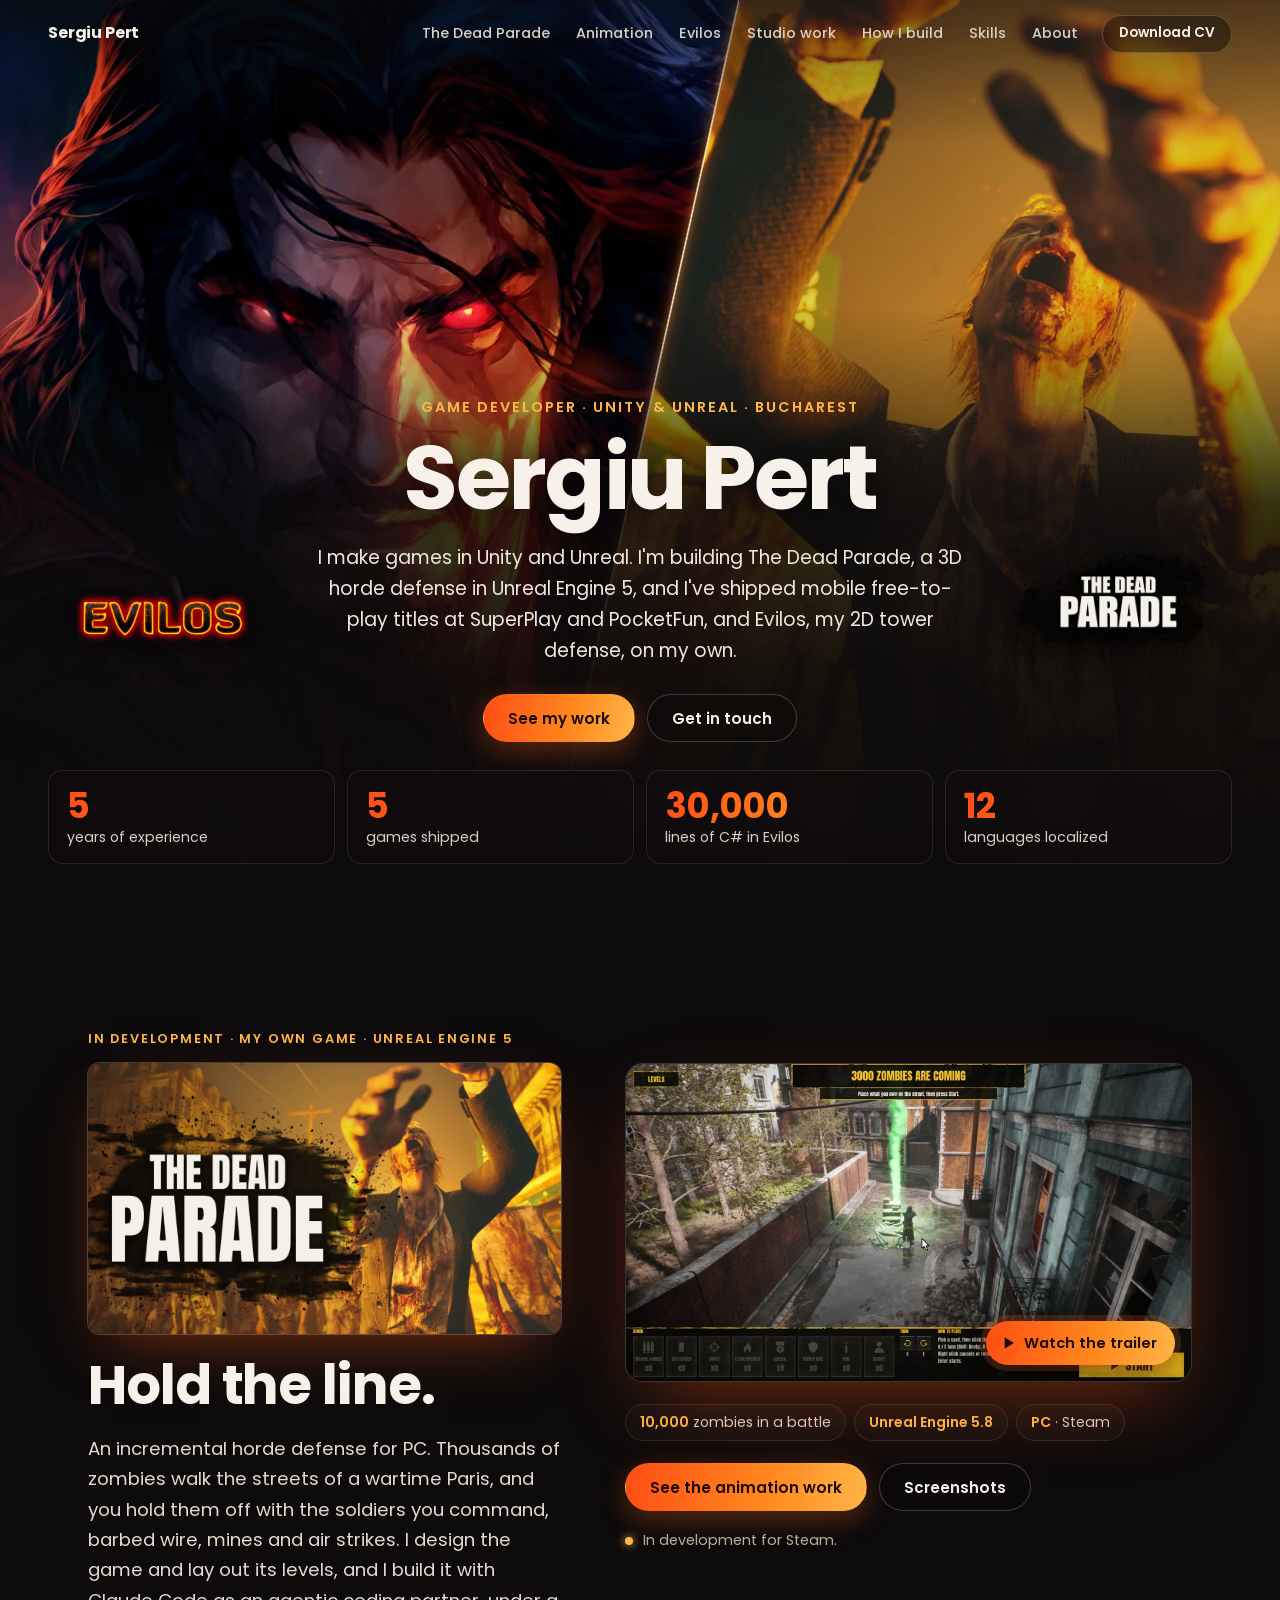
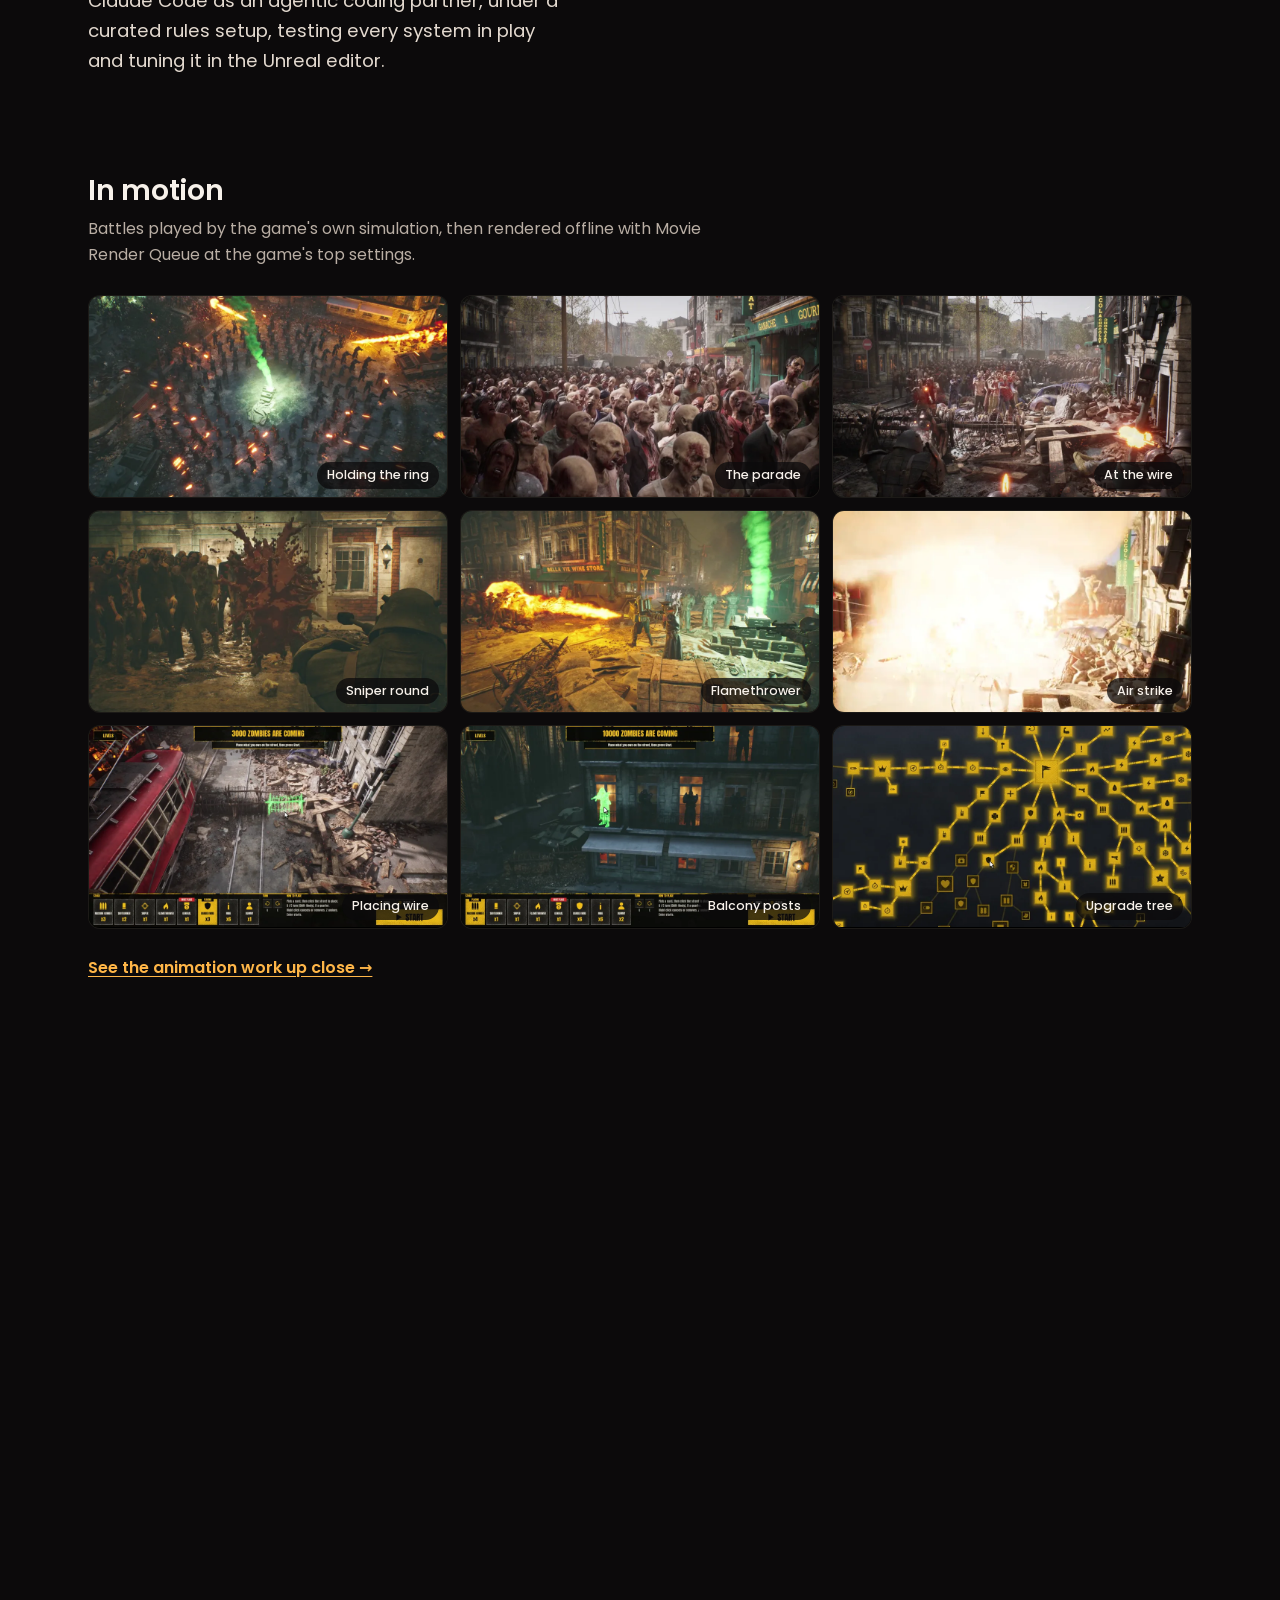
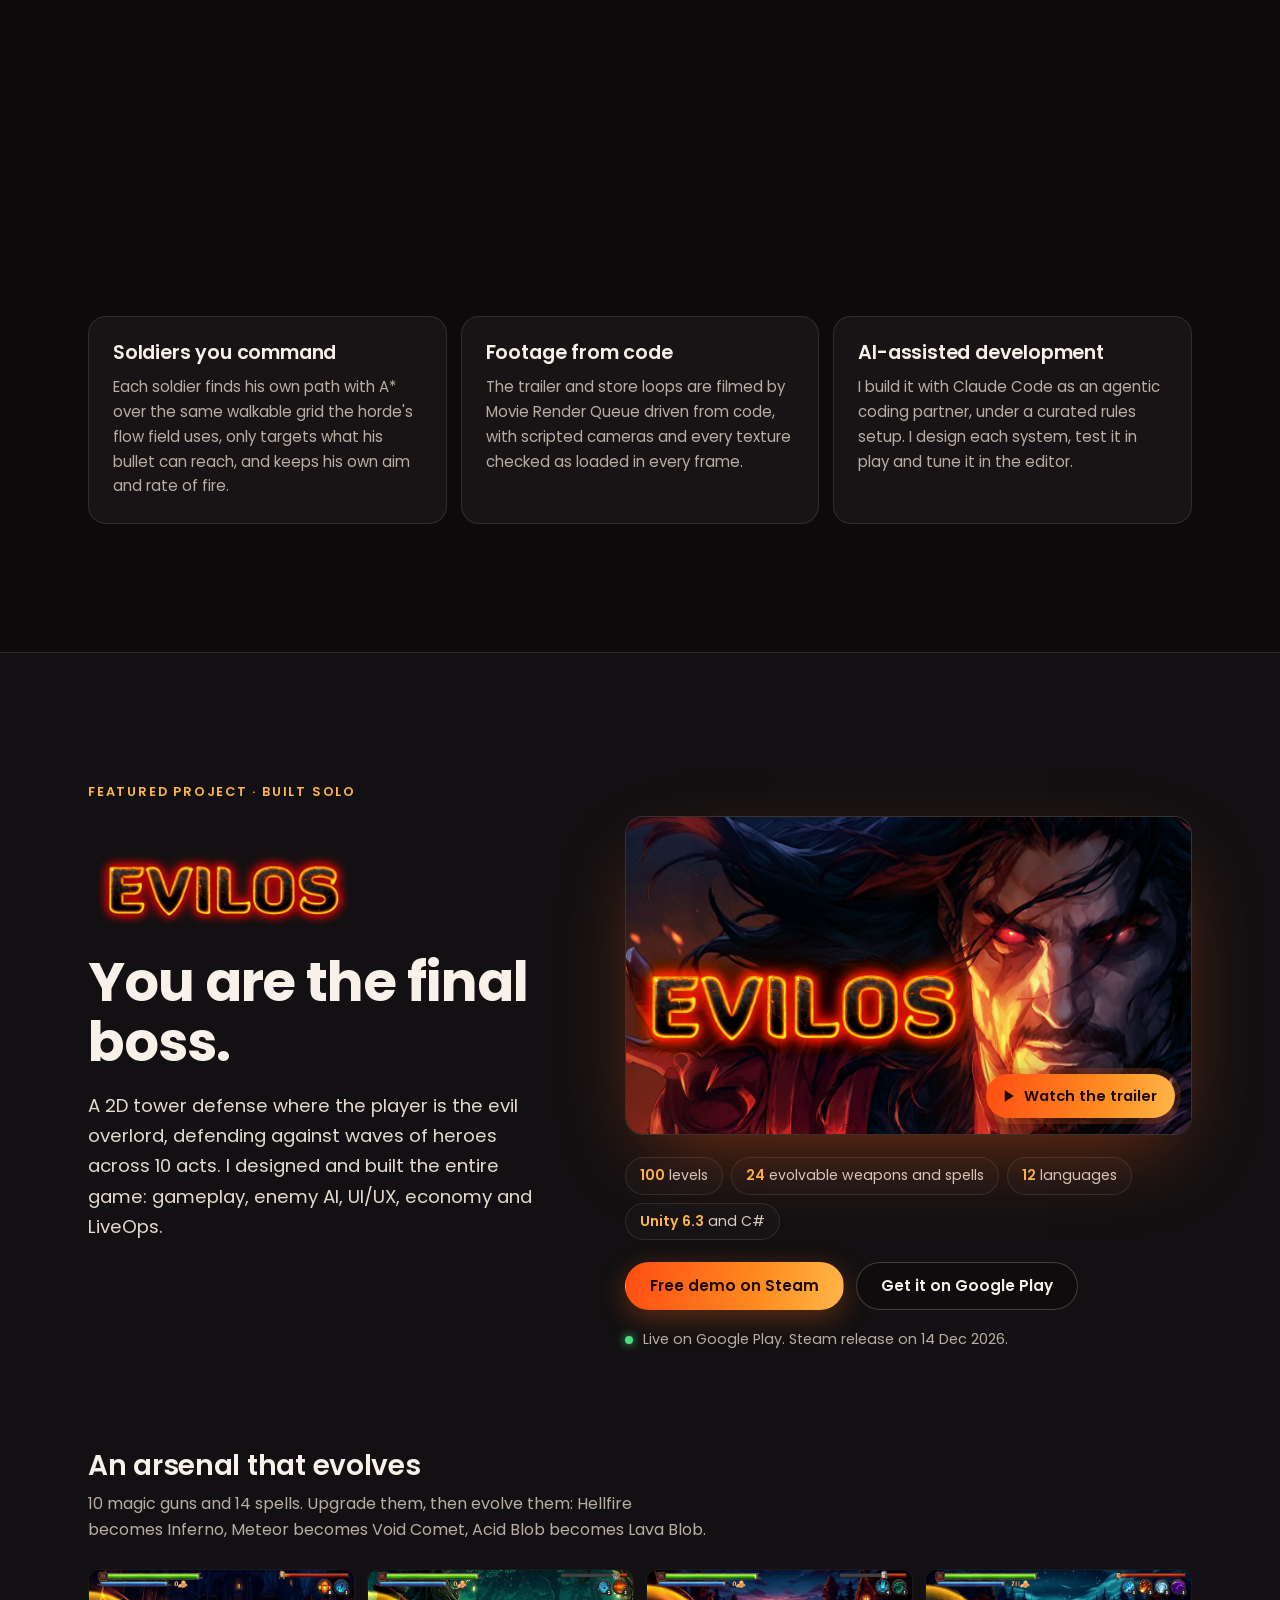
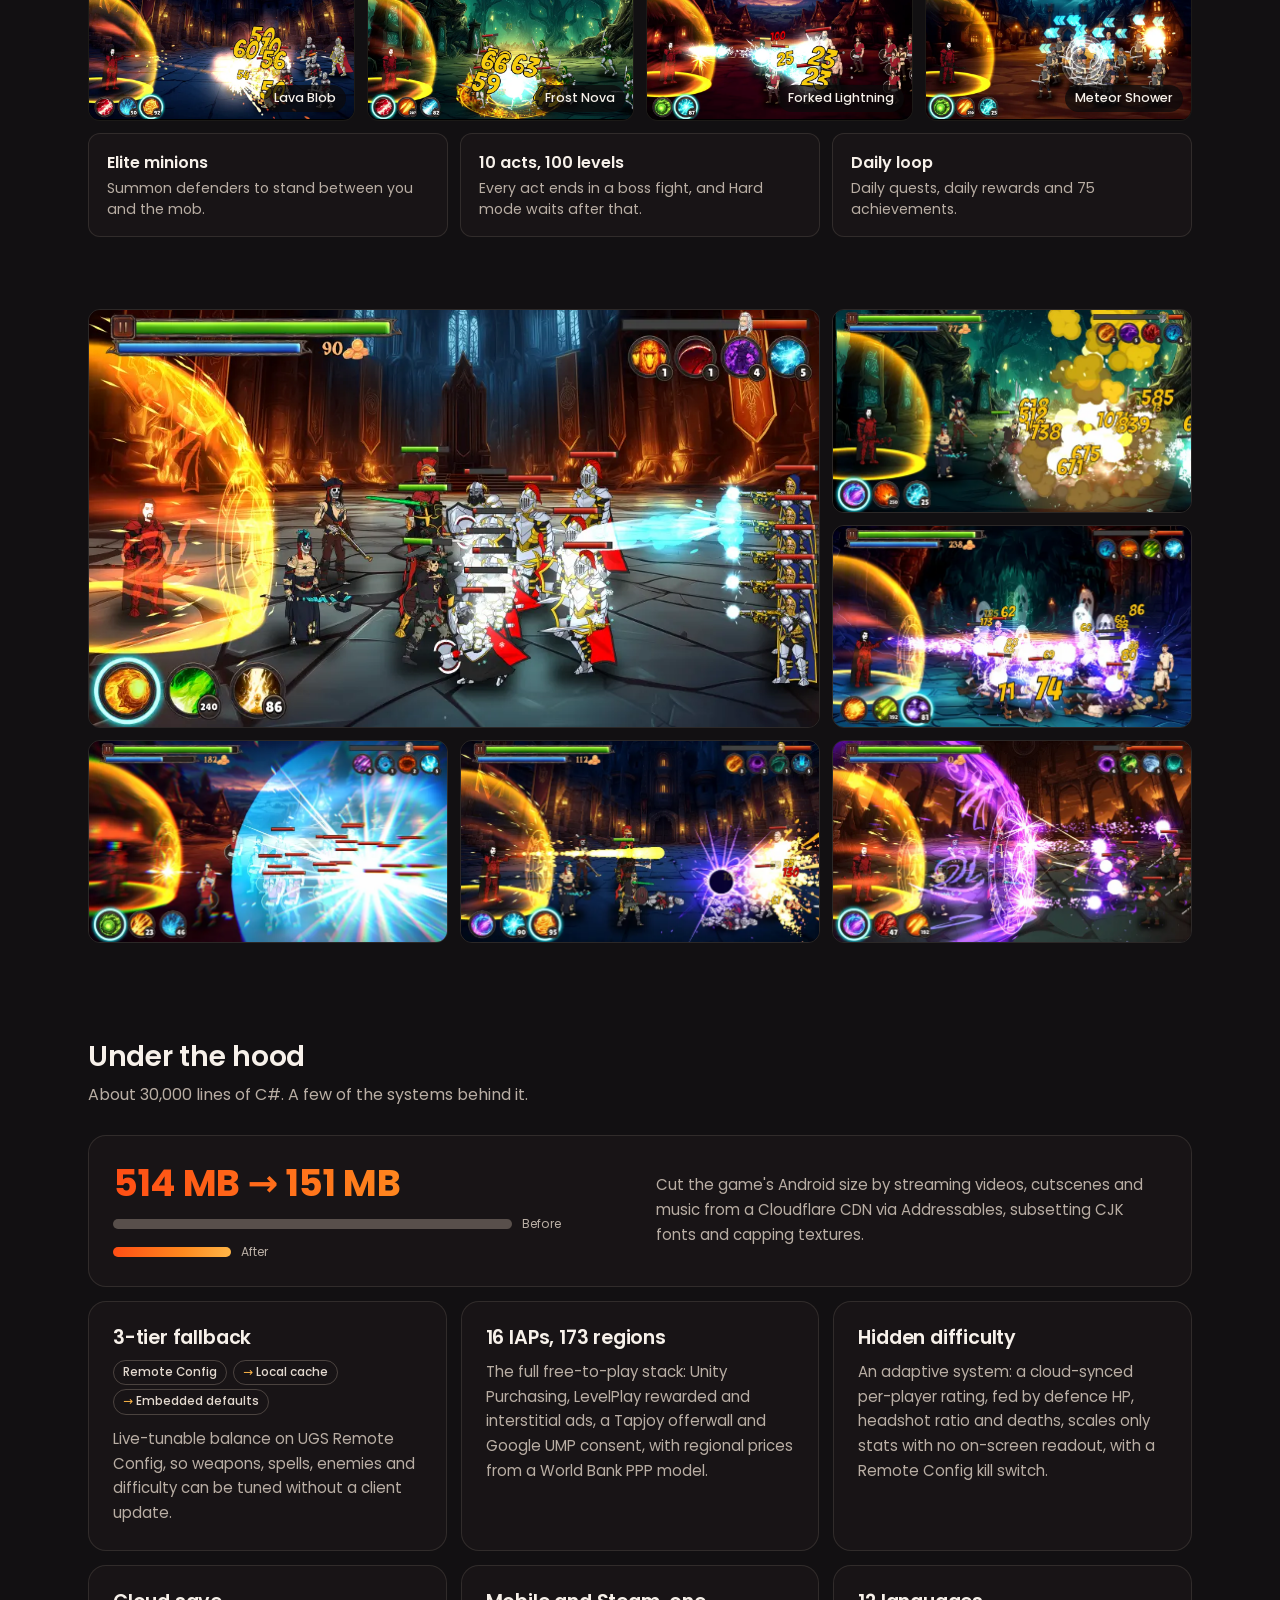
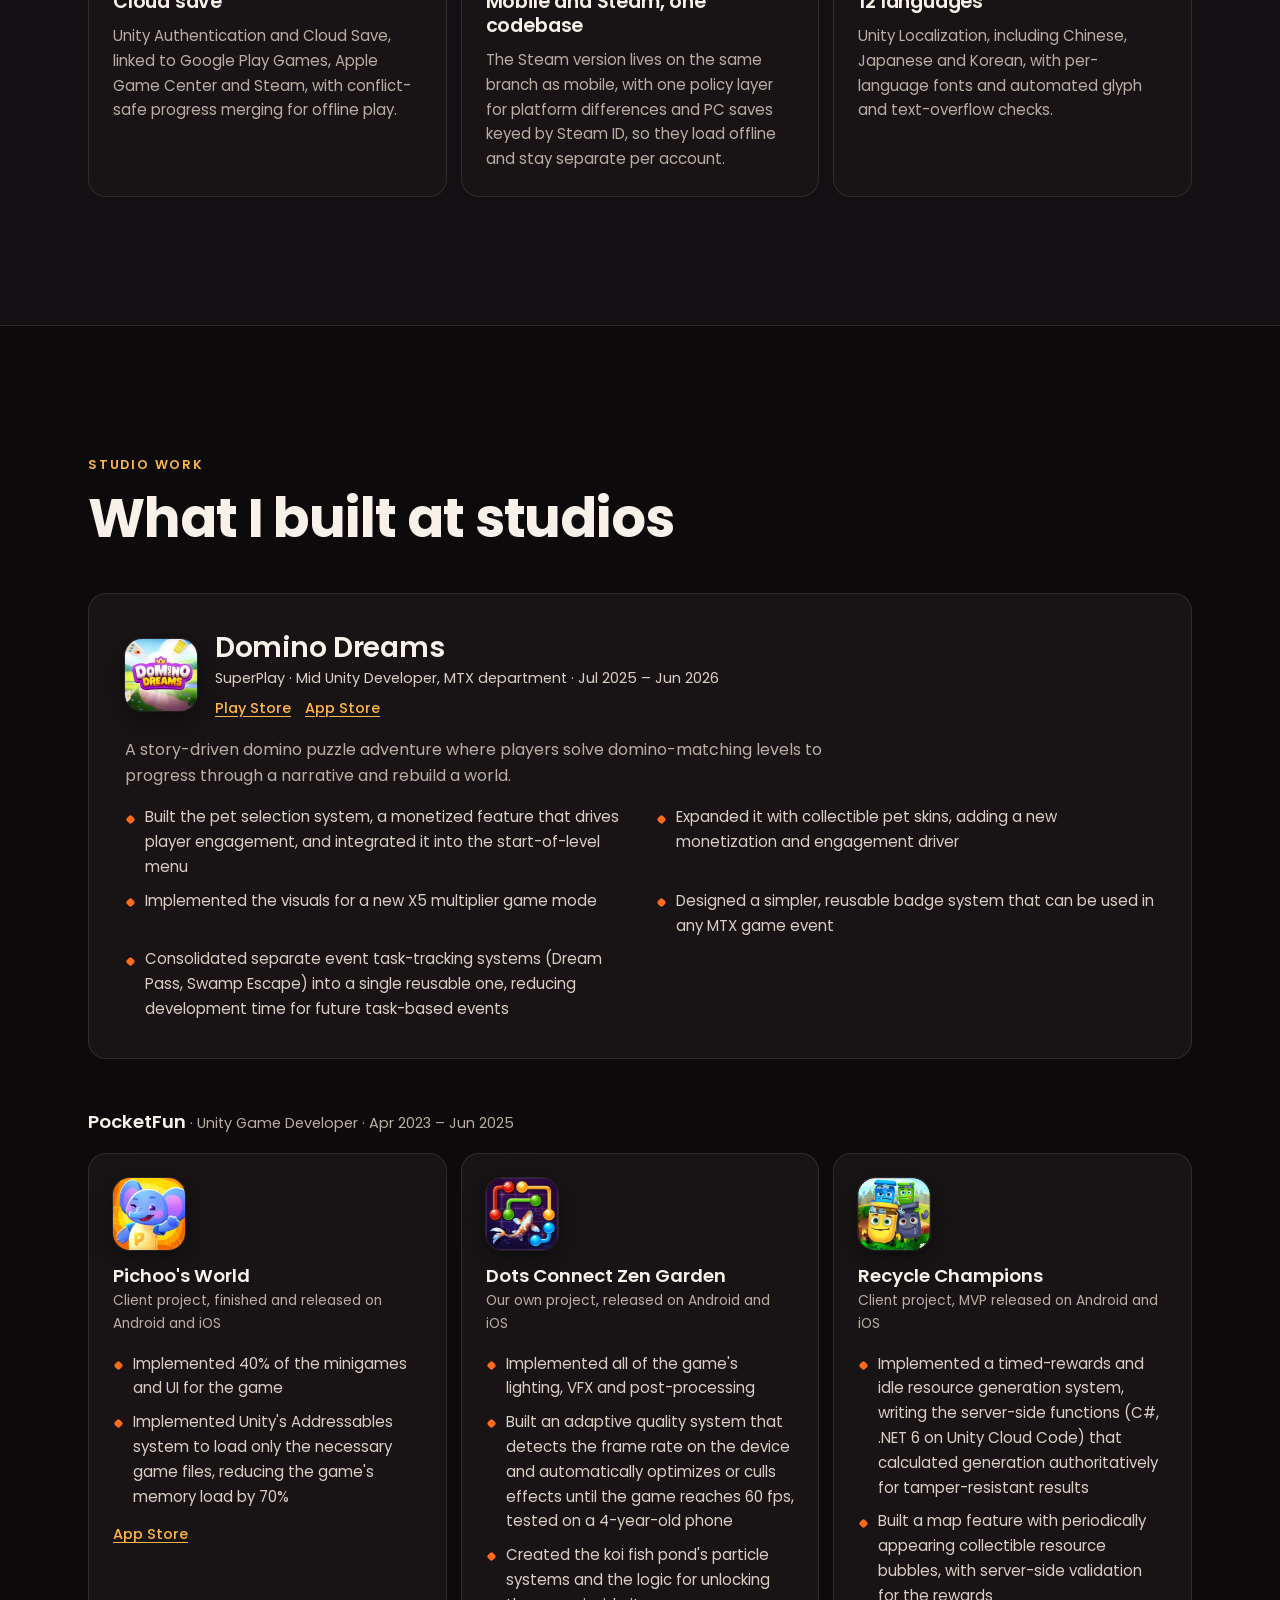
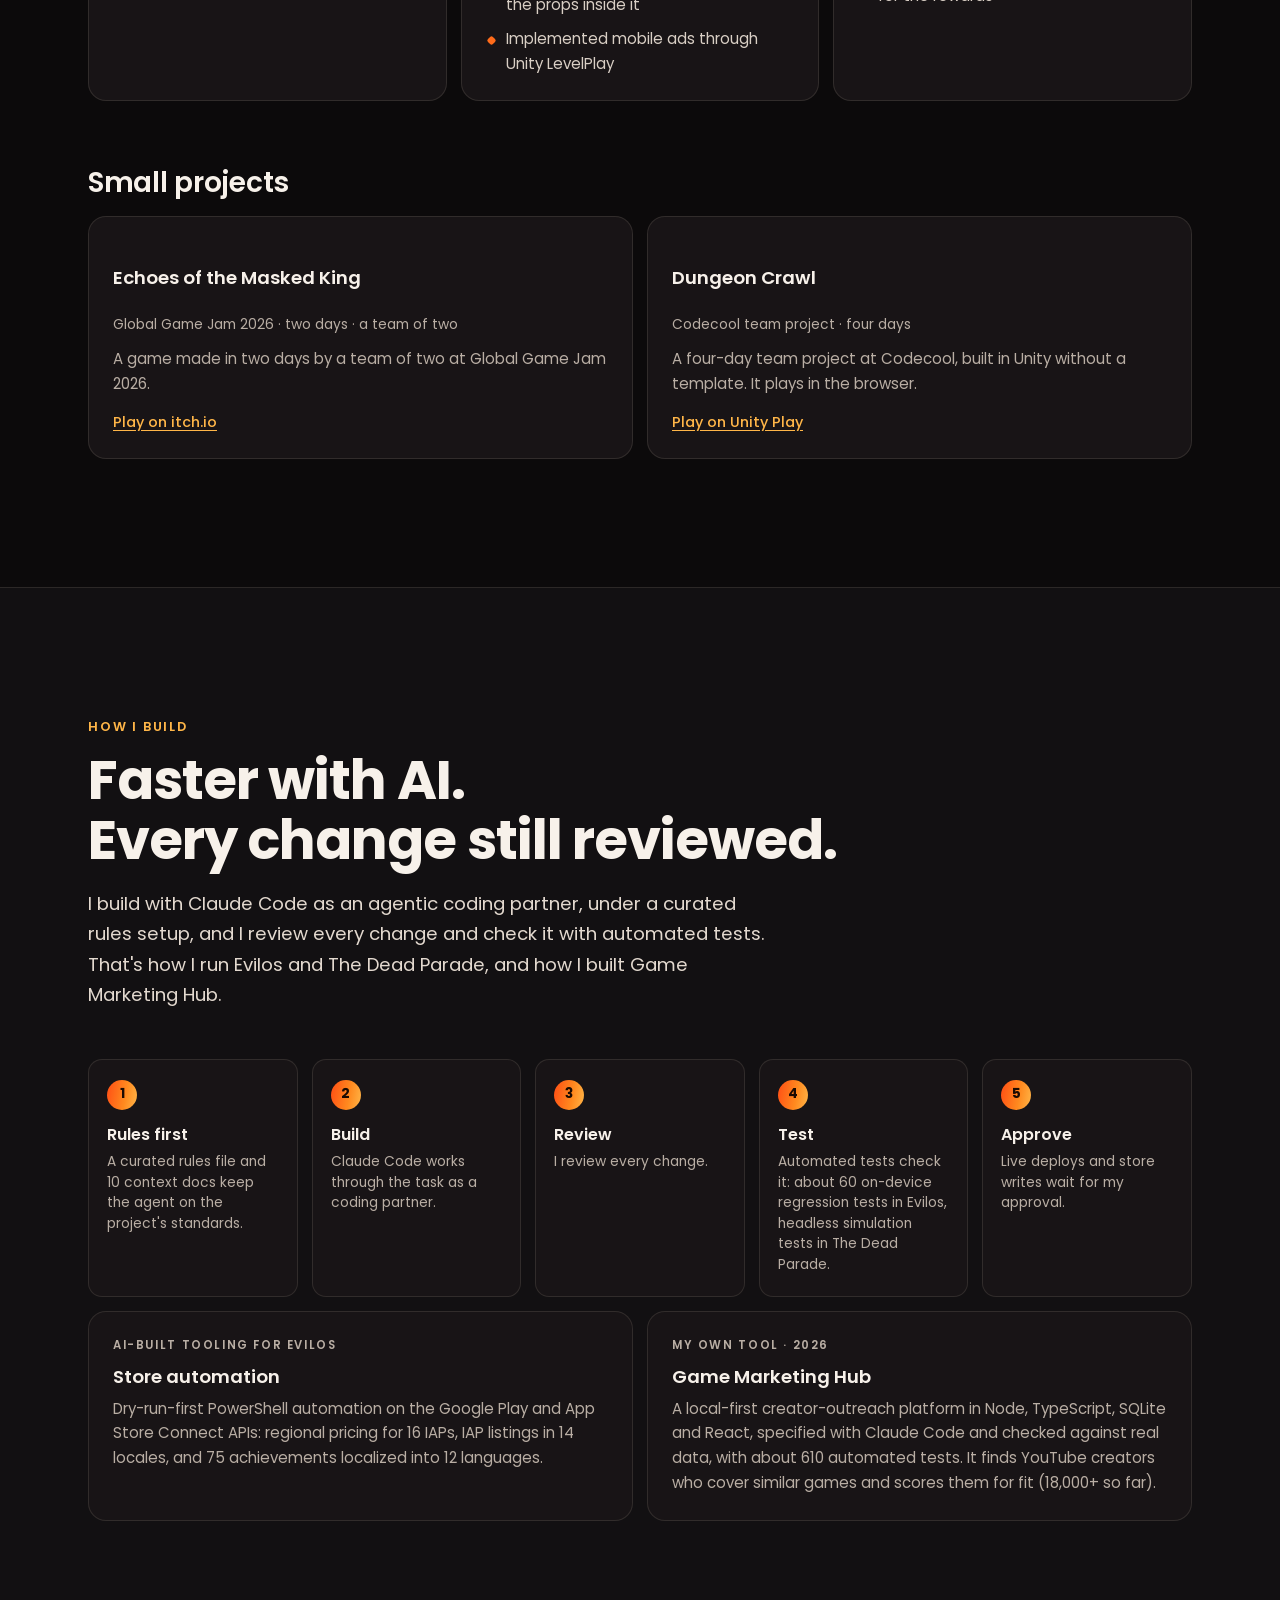
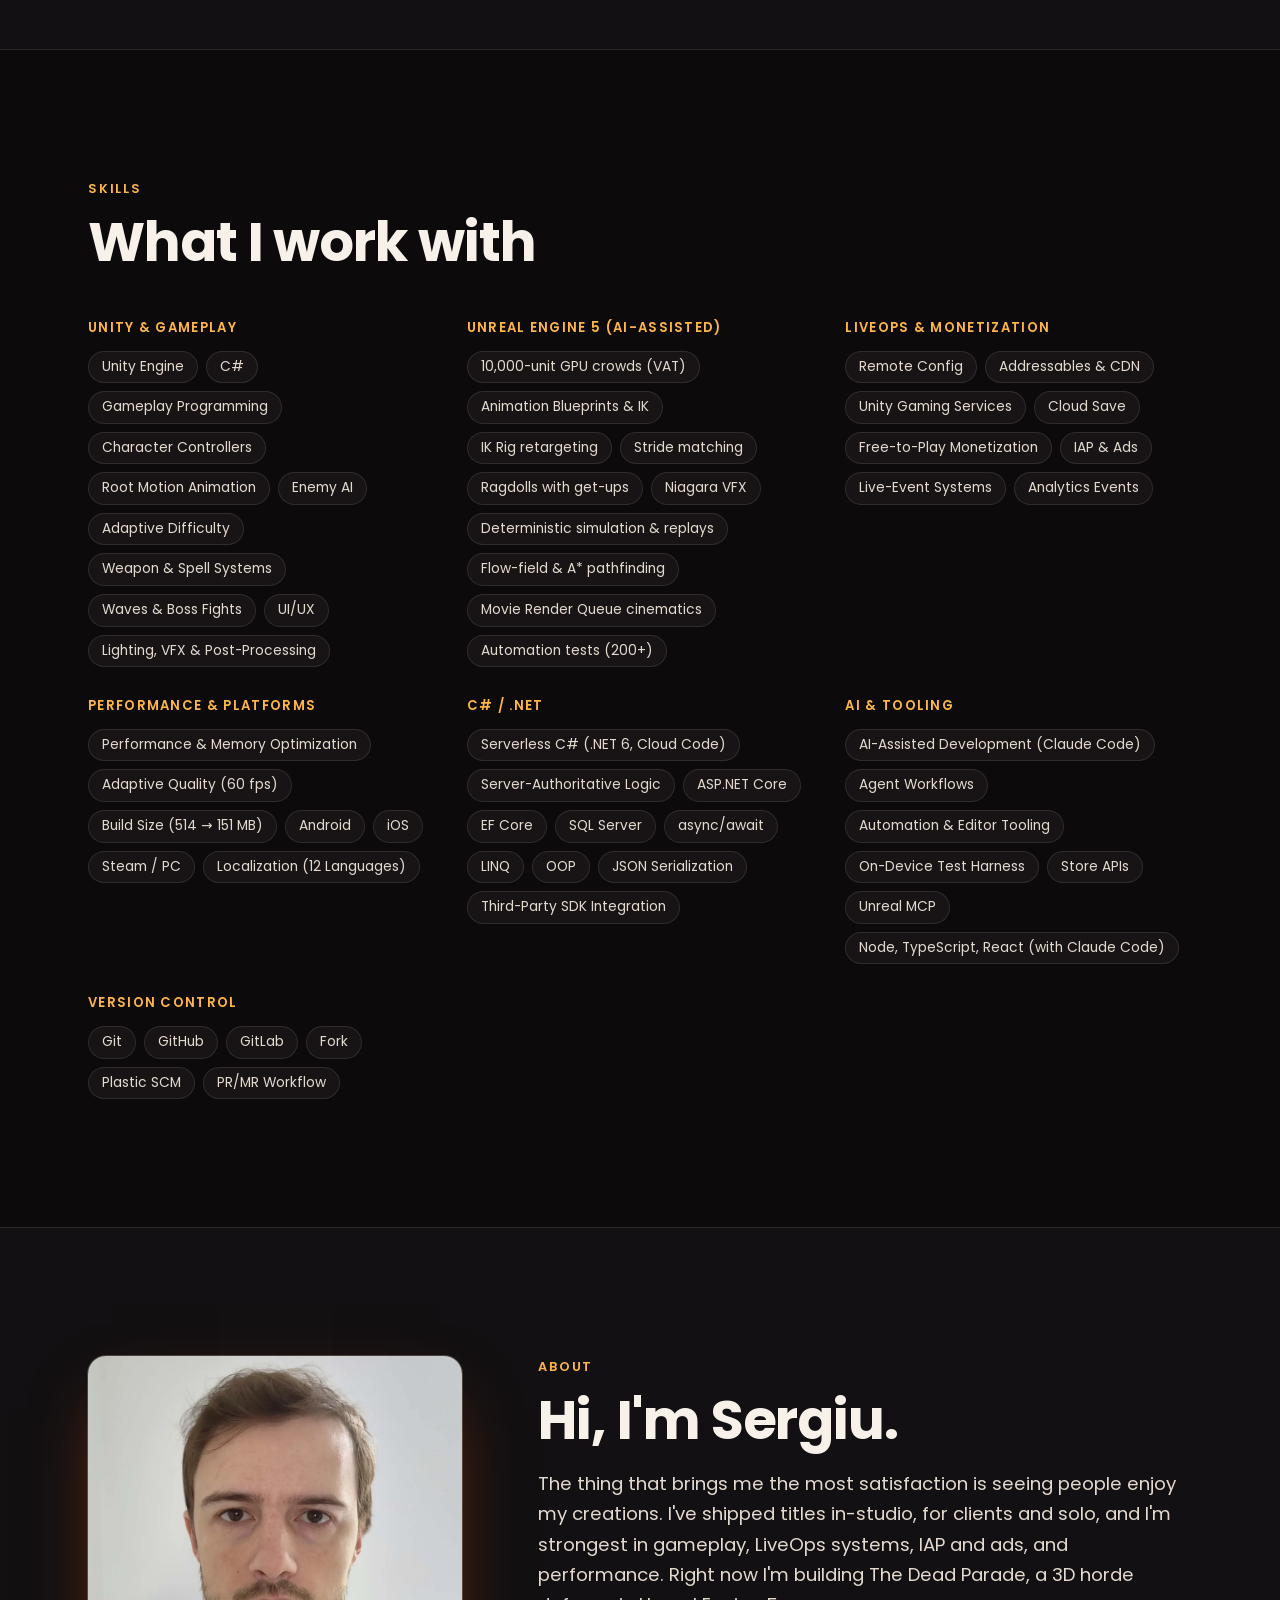
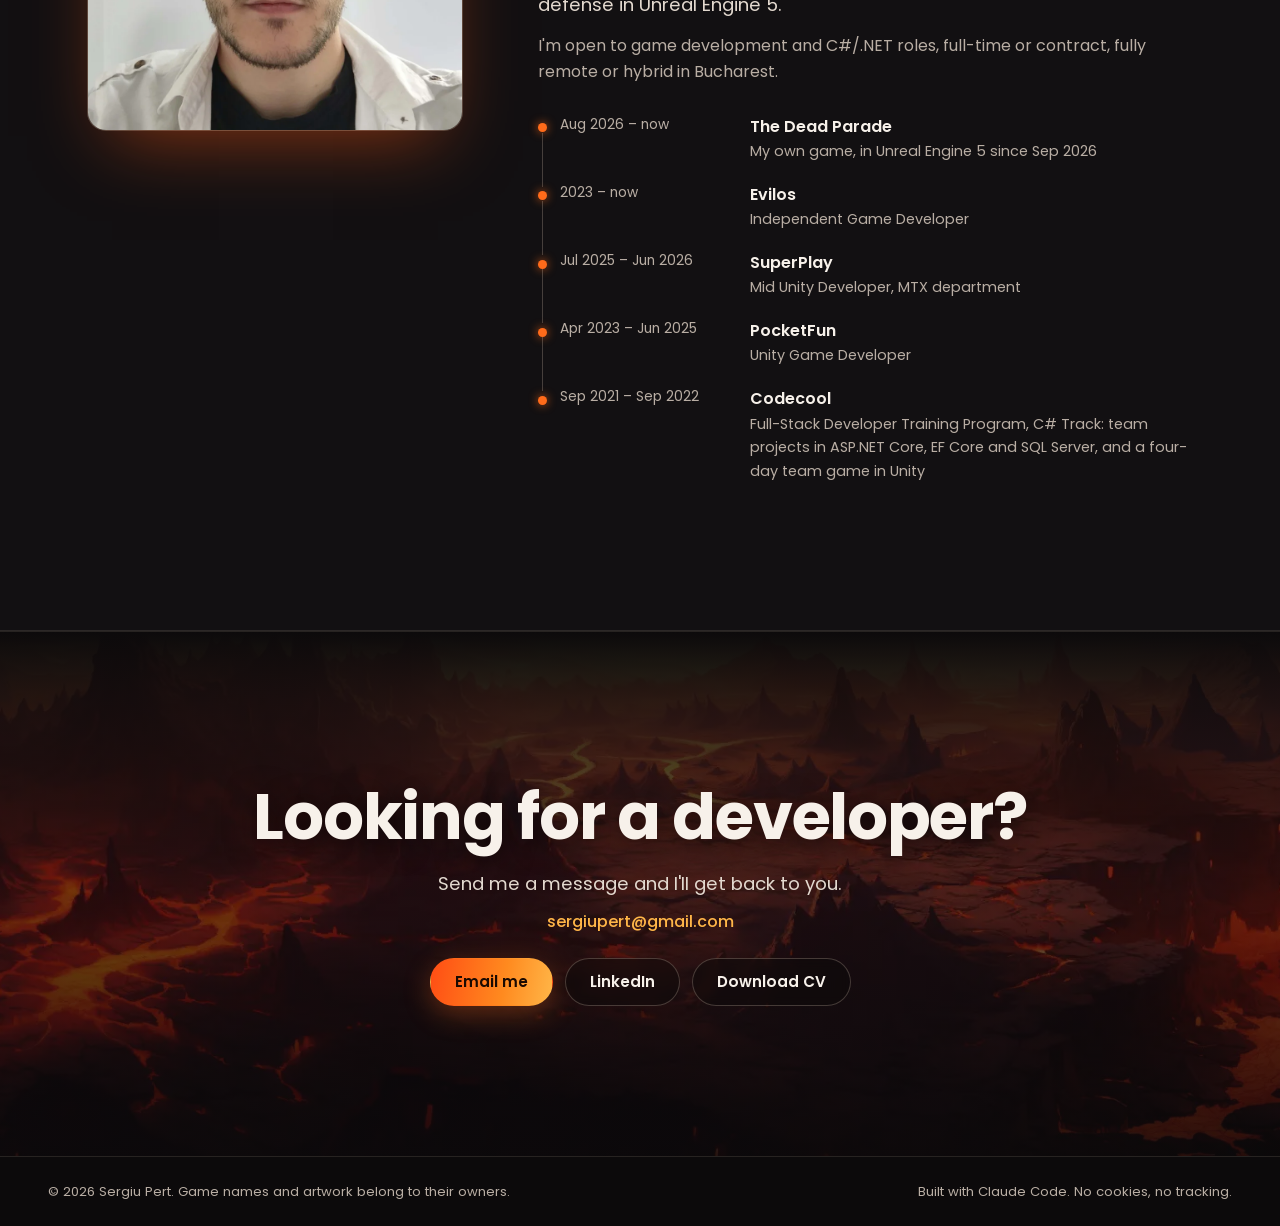
<file: index.html>
<!doctype html>
<html lang="en">
<head>
  <meta charset="utf-8">
  <meta name="viewport" content="width=device-width, initial-scale=1">
  <title>Sergiu Pert | Game Developer</title>
  <meta name="description" content="Game developer with 5+ years of experience. Building The Dead Parade, a 3D horde defense in Unreal Engine 5. Shipped mobile free-to-play games at SuperPlay and PocketFun, and built Evilos, a 2D tower defense, on my own.">
  <meta name="theme-color" content="#0c0a0b">
  <link rel="canonical" href="https://sergiupert.github.io/">
  <meta property="og:type" content="website">
  <meta property="og:url" content="https://sergiupert.github.io/">
  <meta property="og:title" content="Sergiu Pert | Game Developer">
  <meta property="og:description" content="Building The Dead Parade in Unreal Engine 5. Shipped mobile free-to-play games at SuperPlay and PocketFun, and built Evilos on my own.">
  <meta property="og:image" content="https://sergiupert.github.io/assets/img/og.jpg">
  <meta property="og:image:width" content="1200">
  <meta property="og:image:height" content="630">
  <meta name="twitter:card" content="summary_large_image">
  <link rel="icon" href="favicon.svg" type="image/svg+xml">
  <link rel="preload" as="font" href="assets/fonts/poppins-latin-700-normal.woff2" type="font/woff2" crossorigin>
  <link rel="preload" as="image" href="assets/img/hero-wide.webp">
  <link rel="preload" as="image" href="assets/tdp/hero-parade.webp">
  <link rel="stylesheet" href="css/site.css">
  <script>document.documentElement.classList.add('js')</script>
  <script type="application/ld+json">
  {
    "@context": "https://schema.org",
    "@type": "Person",
    "name": "Sergiu Pert",
    "jobTitle": "Game Developer",
    "url": "https://sergiupert.github.io/",
    "address": { "@type": "PostalAddress", "addressLocality": "Bucharest", "addressCountry": "RO" },
    "sameAs": ["https://www.linkedin.com/in/sergiu-pert-594817192/"]
  }
  </script>
</head>
<body>
  <a class="skip" href="#main">Skip to content</a>
  <div class="progress" aria-hidden="true"><span id="progress"></span></div>

  <header class="nav" id="nav">
    <a class="nav__brand" href="#top">Sergiu Pert</a>
    <nav class="nav__links" aria-label="Main">
      <a href="#dead-parade">The Dead Parade</a>
      <a href="animation.html">Animation</a>
      <a href="#evilos">Evilos</a>
      <a href="#work">Studio work</a>
      <a href="#build">How I build</a>
      <a href="#skills">Skills</a>
      <a href="#about">About</a>
    </nav>
    <a class="btn btn--ghost btn--small" href="assets/Sergiu-Pert-CV.pdf" download>Download CV</a>
  </header>

  <section class="hero hero--duo" id="top">
    <div class="hero__duo" aria-hidden="true">
      <figure class="duo duo--evilos"><img class="duo__art" src="assets/img/hero-wide.webp" alt="" width="2400" height="863" fetchpriority="high"></figure>
      <figure class="duo duo--parade"><img class="duo__art" src="assets/tdp/hero-parade.webp" alt="" width="2400" height="1350" fetchpriority="high"></figure>
    </div>
    <canvas class="hero__embers" id="embers" aria-hidden="true"></canvas>
    <div class="hero__shade"></div>
    <div class="hero__logos" aria-hidden="true"><img class="hero__logo hero__logo--evilos" src="assets/img/logo-evilos.webp" alt="" width="760" height="310"><img class="hero__logo hero__logo--parade" src="assets/tdp/logo-parade.webp" alt="" width="520" height="266"></div>
    <div class="hero__inner">
      <div class="hero__col">
        <p class="eyebrow">Game Developer &middot; Unity &amp; Unreal &middot; Bucharest</p>
        <h1 class="hero__name">Sergiu Pert</h1>
        <p class="hero__lead">I make games in Unity and Unreal. I'm building The Dead Parade, a 3D horde defense in Unreal Engine 5, and I've shipped mobile free-to-play titles at SuperPlay and PocketFun, and Evilos, my 2D tower defense, on my own.</p>
        <div class="cta">
          <a class="btn btn--fire" href="#dead-parade">See my work</a>
          <a class="btn btn--ghost" href="#contact">Get in touch</a>
        </div>
      </div>
    </div>
    <dl class="stats">
      <div><dt>5</dt><dd>years of experience</dd></div>
      <div><dt>5</dt><dd>games shipped</dd></div>
      <div><dt>30,000</dt><dd>lines of C# in Evilos</dd></div>
      <div><dt>12</dt><dd>languages localized</dd></div>
    </dl>
  </section>

  <main id="main">

    <!-- THE DEAD PARADE -->
    <section class="section" id="dead-parade">
      <div class="wrap">
        <div class="reveal">
          <p class="label">In development &middot; my own game &middot; Unreal Engine 5</p>
        </div>
        <div class="feature feature--tdp reveal">
          <div class="feature__text">
            <img class="feature__capsule" src="assets/tdp/capsule.webp" alt="The Dead Parade" width="1232" height="706" loading="lazy">
            <h2 class="h2">Hold the line.</h2>
            <p class="lede">An incremental horde defense for PC. Thousands of zombies walk the streets of a wartime Paris, and you hold them off with the soldiers you command, barbed wire, mines and air strikes. I design the game and lay out its levels, and I build it with Claude Code as an agentic coding partner, under a curated rules setup, testing every system in play and tuning it in the Unreal editor.</p>
          </div>
          <div class="feature__media">
            <div class="trailer trailer--video" id="tdp-trailer" data-video="assets/tdp/trailer.mp4?v=sound">
              <button type="button" class="trailer__btn" aria-label="Play The Dead Parade trailer">
                <img src="assets/tdp/trailer.webp" alt="" width="960" height="540" loading="lazy">
                <span class="trailer__play"><svg viewBox="0 0 24 24" width="20" height="20" aria-hidden="true"><path fill="currentColor" d="M8 5v14l11-7z"/></svg>Watch the trailer</span>
              </button>
            </div>
            <ul class="facts">
              <li><b>10,000</b> zombies in a battle</li>
              <li><b>Unreal Engine 5.8</b></li>
              <li><b>PC</b> &middot; Steam</li>
            </ul>
            <div class="cta">
              <a class="btn btn--fire" href="animation.html">See the animation work</a>
              <a class="btn btn--ghost" href="#tdp-shots">Screenshots</a>
            </div>
            <p class="status"><span class="dot dot--amber"></span>In development for Steam.</p>
          </div>
        </div>

        <div class="arsenal">
          <div class="reveal">
            <h3 class="h3">In motion</h3>
            <p class="muted">Battles played by the game's own simulation, then rendered offline with Movie Render Queue at the game's top settings.</p>
          </div>
          <div class="clips clips--3 reveal">
            <figure class="clip"><video muted loop playsinline preload="none" poster="assets/tdp/loops/g05_ring_orbit.webp" data-src="assets/tdp/loops/g05_ring_orbit.mp4" width="1170" height="658" aria-label="The horde closing on a ring of soldiers around a supply drop"></video><figcaption>Holding the ring</figcaption></figure>
            <figure class="clip"><video muted loop playsinline preload="none" poster="assets/tdp/loops/action_parade.webp" data-src="assets/tdp/loops/action_parade.mp4" width="1170" height="658" aria-label="The horde walking down a street"></video><figcaption>The parade</figcaption></figure>
            <figure class="clip"><video muted loop playsinline preload="none" poster="assets/tdp/loops/action_wire.webp" data-src="assets/tdp/loops/action_wire.mp4" width="1170" height="658" aria-label="A soldier firing as zombies reach the barbed wire"></video><figcaption>At the wire</figcaption></figure>
            <figure class="clip"><video muted loop playsinline preload="none" poster="assets/tdp/loops/action_sniper.webp" data-src="assets/tdp/loops/action_sniper.mp4" width="1170" height="658" aria-label="A sniper's round bursting through a line of zombies, in slow motion"></video><figcaption>Sniper round</figcaption></figure>
            <figure class="clip"><video muted loop playsinline preload="none" poster="assets/tdp/loops/action_burn.webp" data-src="assets/tdp/loops/action_burn.mp4" width="1170" height="658" aria-label="A flamethrower burning zombies at night"></video><figcaption>Flamethrower</figcaption></figure>
            <figure class="clip"><video muted loop playsinline preload="none" poster="assets/tdp/loops/action_airstrike.webp" data-src="assets/tdp/loops/action_airstrike.mp4" width="1170" height="658" aria-label="An air strike exploding in the street"></video><figcaption>Air strike</figcaption></figure>
            <figure class="clip"><video muted loop playsinline preload="none" poster="assets/tdp/loops/g13_place_wire.webp" data-src="assets/tdp/loops/g13_place_wire.mp4" width="1170" height="658" aria-label="Placing barbed wire in the planning phase"></video><figcaption>Placing wire</figcaption></figure>
            <figure class="clip"><video muted loop playsinline preload="none" poster="assets/tdp/loops/g14_place_posts.webp" data-src="assets/tdp/loops/g14_place_posts.mp4" width="1170" height="658" aria-label="Placing a soldier on a balcony post in the planning phase"></video><figcaption>Balcony posts</figcaption></figure>
            <figure class="clip"><video muted loop playsinline preload="none" poster="assets/tdp/loops/gt_tree.webp" data-src="assets/tdp/loops/gt_tree.mp4" width="1170" height="658" aria-label="Unlocking upgrades in the tree"></video><figcaption>Upgrade tree</figcaption></figure>
          </div>
          <p class="more reveal"><a href="animation.html">See the animation work up close &rarr;</a></p>
        </div>

        <ul class="gallery gallery--tdp reveal" id="tdp-shots">
          <li class="gallery__big"><a href="assets/tdp/shots/loc3_field_fix_strike_b_00019.webp" data-full><img src="assets/tdp/shots/loc3_field_fix_strike_b_00019.webp" alt="Soldiers silhouetted against an air strike fireball in a burning field at night" width="1920" height="1080" loading="lazy"></a></li>
          <li><a href="assets/tdp/shots/ss3_corner_strike_b_00038.webp" data-full><img src="assets/tdp/shots/ss3_corner_strike_b_00038-sm.webp" alt="Two soldiers seen from behind as air strike blasts throw sparks down a street with a tram" width="720" height="405" loading="lazy"></a></li>
          <li><a href="assets/tdp/shots/ss3_hotel_m3_a.webp" data-full><img src="assets/tdp/shots/ss3_hotel_m3_a-sm.webp" alt="Top-down view of a flamethrower burning a path through the horde beside a supply drop's green flare" width="720" height="405" loading="lazy"></a></li>
          <li><a href="assets/tdp/shots/ss3_church_m1_c_00007.webp" data-full><img src="assets/tdp/shots/ss3_church_m1_c_00007-sm.webp" alt="Soldiers firing into the dark by a church, lit by green flares" width="720" height="405" loading="lazy"></a></li>
          <li><a href="assets/tdp/shots/ss3_corner_m3_a.webp" data-full><img src="assets/tdp/shots/ss3_corner_m3_a-sm.webp" alt="Soldiers fighting beside a derailed tram while red rings mark incoming air strike bombs" width="720" height="405" loading="lazy"></a></li>
          <li><a href="assets/tdp/shots/loc2_canal_m1_a.webp" data-full><img src="assets/tdp/shots/loc2_canal_m1_a-sm.webp" alt="The firing line along a canal quay at night, a flamethrower lighting the horde" width="720" height="405" loading="lazy"></a></li>
          <li><a href="assets/tdp/shots/loc4_market_plan2_p2.webp" data-full><img src="assets/tdp/shots/loc4_market_plan2_p2-sm.webp" alt="Planning phase in a market lane by day, barbed wire being placed" width="720" height="405" loading="lazy"></a></li>
          <li class="gallery__wide"><a href="assets/tdp/shots/ss3_tree_take_00474.webp" data-full><img src="assets/tdp/shots/ss3_tree_take_00474-sm.webp" alt="The upgrade tree, seen whole" width="720" height="405" loading="lazy"></a></li>
        </ul>

        <div class="under">
          <div class="reveal">
            <h3 class="h3">Under the hood</h3>
            <p class="muted">A few of the systems behind it.</p>
          </div>
          <div class="specs">
            <article class="spec reveal">
              <p class="spec__key">10,000 zombies on the GPU</p>
              <p>Animation baked into textures plays on instanced meshes, so every zombie has its own clip, phase, colour and scale without a skeleton of its own.</p>
            </article>
            <article class="spec reveal">
              <p class="spec__key">Deterministic battles</p>
              <p>A fixed-step simulation: the same orders and seed give the same battle, bit for bit, so any battle can be replayed and filmed offline.</p>
            </article>
            <article class="spec reveal">
              <p class="spec__key">A flow-field horde</p>
              <p>The horde routes by a flow field. Zombies crowd and jam, and break barbed wire or walk around it, whichever costs them less.</p>
            </article>
            <article class="spec reveal">
              <p class="spec__key">Soldiers you command</p>
              <p>Each soldier finds his own path with A* over the same walkable grid the horde's flow field uses, only targets what his bullet can reach, and keeps his own aim and rate of fire.</p>
            </article>
            <article class="spec reveal">
              <p class="spec__key">Footage from code</p>
              <p>The trailer and store loops are filmed by Movie Render Queue driven from code, with scripted cameras and every texture checked as loaded in every frame.</p>
            </article>
            <article class="spec reveal">
              <p class="spec__key">AI-assisted development</p>
              <p>I build it with Claude Code as an agentic coding partner, under a curated rules setup. I design each system, test it in play and tune it in the editor.</p>
            </article>
          </div>
        </div>
      </div>
    </section>

    <!-- EVILOS -->
    <section class="section section--alt" id="evilos">
      <div class="wrap">
        <div class="reveal">
          <p class="label">Featured project &middot; built solo</p>
        </div>
        <div class="feature feature--split reveal">
          <div class="feature__text">
            <img class="feature__logo" src="assets/img/logo-evilos.webp" alt="Evilos" width="760" height="310" loading="lazy">
            <h2 class="h2">You are the final boss.</h2>
            <p class="lede">A 2D tower defense where the player is the evil overlord, defending against waves of heroes across 10 acts. I designed and built the entire game: gameplay, enemy AI, UI/UX, economy and LiveOps.</p>
          </div>
          <div class="feature__media">
            <div class="trailer" id="trailer" data-yt="-QNmPf43Bdo">
              <button type="button" class="trailer__btn" aria-label="Play the Evilos trailer">
                <img src="assets/img/trailer-poster.webp" alt="" width="1280" height="720" loading="lazy">
                <span class="trailer__play"><svg viewBox="0 0 24 24" width="20" height="20" aria-hidden="true"><path fill="currentColor" d="M8 5v14l11-7z"/></svg>Watch the trailer</span>
              </button>
            </div>
            <ul class="facts">
              <li><b>100</b> levels</li>
              <li><b>24</b> evolvable weapons and spells</li>
              <li><b>12</b> languages</li>
              <li><b>Unity 6.3</b> and C#</li>
            </ul>
            <div class="cta">
              <a class="btn btn--fire" href="https://store.steampowered.com/app/5035770/" target="_blank" rel="noopener">Free demo on Steam</a>
              <a class="btn btn--ghost" href="https://play.google.com/store/apps/details?id=com.BOI.Evilos" target="_blank" rel="noopener">Get it on Google Play</a>
            </div>
            <p class="status"><span class="dot"></span>Live on Google Play. Steam release on 14 Dec 2026.</p>
          </div>
        </div>

        <div class="arsenal">
          <div class="reveal">
            <h3 class="h3">An arsenal that evolves</h3>
            <p class="muted">10 magic guns and 14 spells. Upgrade them, then evolve them: Hellfire becomes Inferno, Meteor becomes Void Comet, Acid Blob becomes Lava Blob.</p>
          </div>
          <div class="clips reveal">
            <figure class="clip"><video muted loop playsinline preload="none" poster="assets/img/clip-lava.webp" data-src="assets/video/clip-lava.mp4" width="854" height="480" aria-label="Lava Blob spell in action"></video><figcaption>Lava Blob</figcaption></figure>
            <figure class="clip"><video muted loop playsinline preload="none" poster="assets/img/clip-frost.webp" data-src="assets/video/clip-frost.mp4" width="854" height="480" aria-label="Frost Nova spell in action"></video><figcaption>Frost Nova</figcaption></figure>
            <figure class="clip"><video muted loop playsinline preload="none" poster="assets/img/clip-lightning.webp" data-src="assets/video/clip-lightning.mp4" width="854" height="480" aria-label="Forked Lightning spell in action"></video><figcaption>Forked Lightning</figcaption></figure>
            <figure class="clip"><video muted loop playsinline preload="none" poster="assets/img/clip-meteor.webp" data-src="assets/video/clip-meteor.mp4" width="854" height="480" aria-label="Meteor Shower spell in action"></video><figcaption>Meteor Shower</figcaption></figure>
          </div>
          <ul class="ingame reveal">
            <li><b>Elite minions</b><span>Summon defenders to stand between you and the mob.</span></li>
            <li><b>10 acts, 100 levels</b><span>Every act ends in a boss fight, and Hard mode waits after that.</span></li>
            <li><b>Daily loop</b><span>Daily quests, daily rewards and 75 achievements.</span></li>
          </ul>
        </div>

        <ul class="gallery reveal" id="gallery">
          <li class="gallery__big"><a href="assets/img/evilos-1.webp" data-full><img src="assets/img/evilos-1-sm.webp" alt="Armoured heroes marching on the sorcerer's magic shield in a burning hall" width="960" height="540" loading="lazy"></a></li>
          <li><a href="assets/img/evilos-2.webp" data-full><img src="assets/img/evilos-2-sm.webp" alt="A golden explosion and damage numbers in a forest level" width="720" height="405" loading="lazy"></a></li>
          <li><a href="assets/img/evilos-3.webp" data-full><img src="assets/img/evilos-3-sm.webp" alt="Purple lightning tearing through ghosts in a blue hall" width="720" height="405" loading="lazy"></a></li>
          <li><a href="assets/img/evilos-4.webp" data-full><img src="assets/img/evilos-4-sm.webp" alt="A frost blast filling the screen in a village level" width="720" height="405" loading="lazy"></a></li>
          <li><a href="assets/img/evilos-5.webp" data-full><img src="assets/img/evilos-5-sm.webp" alt="A burning beam and a black hole spell against heroes at night" width="720" height="405" loading="lazy"></a></li>
          <li><a href="assets/img/evilos-6.webp" data-full><img src="assets/img/evilos-6-sm.webp" alt="A purple vortex spell in a dark hall" width="720" height="405" loading="lazy"></a></li>
        </ul>

        <div class="under">
          <div class="reveal">
            <h3 class="h3">Under the hood</h3>
            <p class="muted">About 30,000 lines of C#. A few of the systems behind it.</p>
          </div>
          <div class="specs">
            <article class="spec spec--wide reveal">
              <p class="spec__key">514 MB &rarr; 151 MB</p>
              <div class="bars" aria-hidden="true">
                <div class="bar"><span class="bar__fill bar__fill--before"></span><em>Before</em></div>
                <div class="bar"><span class="bar__fill bar__fill--after"></span><em>After</em></div>
              </div>
              <p>Cut the game's Android size by streaming videos, cutscenes and music from a Cloudflare CDN via Addressables, subsetting CJK fonts and capping textures.</p>
            </article>
            <article class="spec reveal">
              <p class="spec__key">3-tier fallback</p>
              <ol class="tiers" aria-label="Fallback order">
                <li>Remote Config</li><li>Local cache</li><li>Embedded defaults</li>
              </ol>
              <p>Live-tunable balance on UGS Remote Config, so weapons, spells, enemies and difficulty can be tuned without a client update.</p>
            </article>
            <article class="spec reveal">
              <p class="spec__key">16 IAPs, 173 regions</p>
              <p>The full free-to-play stack: Unity Purchasing, LevelPlay rewarded and interstitial ads, a Tapjoy offerwall and Google UMP consent, with regional prices from a World Bank PPP model.</p>
            </article>
            <article class="spec reveal">
              <p class="spec__key">Hidden difficulty</p>
              <p>An adaptive system: a cloud-synced per-player rating, fed by defence HP, headshot ratio and deaths, scales only stats with no on-screen readout, with a Remote Config kill switch.</p>
            </article>
            <article class="spec reveal">
              <p class="spec__key">Cloud save</p>
              <p>Unity Authentication and Cloud Save, linked to Google Play Games, Apple Game Center and Steam, with conflict-safe progress merging for offline play.</p>
            </article>
            <article class="spec reveal">
              <p class="spec__key">Mobile and Steam, one codebase</p>
              <p>The Steam version lives on the same branch as mobile, with one policy layer for platform differences and PC saves keyed by Steam ID, so they load offline and stay separate per account.</p>
            </article>
            <article class="spec reveal">
              <p class="spec__key">12 languages</p>
              <p>Unity Localization, including Chinese, Japanese and Korean, with per-language fonts and automated glyph and text-overflow checks.</p>
            </article>
          </div>
        </div>
      </div>
    </section>

    <!-- STUDIO WORK -->
    <section class="section" id="work">
      <div class="wrap">
        <div class="reveal">
          <p class="label">Studio work</p>
          <h2 class="h2">What I built at studios</h2>
        </div>

        <article class="studio reveal">
          <header class="studio__head">
            <img class="icon" src="assets/img/icon-domino.webp" alt="Domino Dreams icon" width="240" height="240" loading="lazy">
            <div>
              <h3 class="h3">Domino Dreams</h3>
              <p class="studio__role">SuperPlay &middot; Mid Unity Developer, MTX department &middot; Jul 2025 &ndash; Jun 2026</p>
              <p class="links"><a href="https://play.google.com/store/apps/details?id=com.screenshake.dominodreams" target="_blank" rel="noopener">Play Store</a><a href="https://apps.apple.com/app/domino-dreams/id6444043291" target="_blank" rel="noopener">App Store</a></p>
            </div>
          </header>
          <p class="muted">A story-driven domino puzzle adventure where players solve domino-matching levels to progress through a narrative and rebuild a world.</p>
          <ul class="ticks ticks--two">
            <li>Built the pet selection system, a monetized feature that drives player engagement, and integrated it into the start-of-level menu</li>
            <li>Expanded it with collectible pet skins, adding a new monetization and engagement driver</li>
            <li>Implemented the visuals for a new X5 multiplier game mode</li>
            <li>Designed a simpler, reusable badge system that can be used in any MTX game event</li>
            <li>Consolidated separate event task-tracking systems (Dream Pass, Swamp Escape) into a single reusable one, reducing development time for future task-based events</li>
          </ul>
        </article>

        <p class="company reveal">PocketFun <span>&middot; Unity Game Developer &middot; Apr 2023 &ndash; Jun 2025</span></p>
        <div class="cards">
          <article class="card reveal">
            <img class="icon" src="assets/img/icon-pichoo.webp" alt="Pichoo's World icon" width="240" height="240" loading="lazy">
            <h3 class="h4">Pichoo's World</h3>
            <p class="card__sub">Client project, finished and released on Android and iOS</p>
            <ul class="ticks">
              <li>Implemented 40% of the minigames and UI for the game</li>
              <li>Implemented Unity's Addressables system to load only the necessary game files, reducing the game's memory load by 70%</li>
            </ul>
            <p class="links"><a href="https://apps.apple.com/app/pichoos-world-learning-games/id6478774026" target="_blank" rel="noopener">App Store</a></p>
          </article>
          <article class="card reveal">
            <img class="icon" src="assets/img/icon-dots.webp" alt="Dots Connect Zen Garden icon" width="240" height="240" loading="lazy">
            <h3 class="h4">Dots Connect Zen Garden</h3>
            <p class="card__sub">Our own project, released on Android and iOS</p>
            <ul class="ticks">
              <li>Implemented all of the game's lighting, VFX and post-processing</li>
              <li>Built an adaptive quality system that detects the frame rate on the device and automatically optimizes or culls effects until the game reaches 60 fps, tested on a 4-year-old phone</li>
              <li>Created the koi fish pond's particle systems and the logic for unlocking the props inside it</li>
              <li>Implemented mobile ads through Unity LevelPlay</li>
            </ul>
          </article>
          <article class="card reveal">
            <img class="icon" src="assets/img/icon-recycle.webp" alt="Recycle Champions icon" width="240" height="240" loading="lazy">
            <h3 class="h4">Recycle Champions</h3>
            <p class="card__sub">Client project, MVP released on Android and iOS</p>
            <ul class="ticks">
              <li>Implemented a timed-rewards and idle resource generation system, writing the server-side functions (C#, .NET 6 on Unity Cloud Code) that calculated generation authoritatively for tamper-resistant results</li>
              <li>Built a map feature with periodically appearing collectible resource bubbles, with server-side validation for the rewards</li>
            </ul>
          </article>
        </div>

        <div class="small reveal">
          <h3 class="h3">Small projects</h3>
          <div class="cards cards--two">
            <article class="card">
              <h4 class="h4">Echoes of the Masked King</h4>
              <p class="card__sub">Global Game Jam 2026 &middot; two days &middot; a team of two</p>
              <p class="muted small__text">A game made in two days by a team of two at Global Game Jam 2026.</p>
              <p class="links"><a href="https://mololo.itch.io/echoes-of-the-masked-king" target="_blank" rel="noopener">Play on itch.io</a></p>
            </article>
            <article class="card">
              <h4 class="h4">Dungeon Crawl</h4>
              <p class="card__sub">Codecool team project &middot; four days</p>
              <p class="muted small__text">A four-day team project at Codecool, built in Unity without a template. It plays in the browser.</p>
              <p class="links"><a href="https://play.unity.com/en/games/0bee30e7-7561-4ae2-bbf3-65bf0fe76c1b/dungeon-crawl-v02" target="_blank" rel="noopener">Play on Unity Play</a></p>
            </article>
          </div>
        </div>
      </div>
    </section>

    <!-- HOW I BUILD -->
    <section class="section section--alt" id="build">
      <div class="wrap">
        <div class="reveal">
          <p class="label">How I build</p>
          <h2 class="h2">Faster with AI.<br>Every change still reviewed.</h2>
          <p class="lede">I build with Claude Code as an agentic coding partner, under a curated rules setup, and I review every change and check it with automated tests. That's how I run Evilos and The Dead Parade, and how I built Game Marketing Hub.</p>
        </div>
        <ol class="flow reveal">
          <li><b>Rules first</b><span>A curated rules file and 10 context docs keep the agent on the project's standards.</span></li>
          <li><b>Build</b><span>Claude Code works through the task as a coding partner.</span></li>
          <li><b>Review</b><span>I review every change.</span></li>
          <li><b>Test</b><span>Automated tests check it: about 60 on-device regression tests in Evilos, headless simulation tests in The Dead Parade.</span></li>
          <li><b>Approve</b><span>Live deploys and store writes wait for my approval.</span></li>
        </ol>
        <div class="split">
          <article class="card card--tool reveal">
            <p class="label label--quiet">AI-built tooling for Evilos</p>
            <h3 class="h4">Store automation</h3>
            <p class="muted">Dry-run-first PowerShell automation on the Google Play and App Store Connect APIs: regional pricing for 16 IAPs, IAP listings in 14 locales, and 75 achievements localized into 12 languages.</p>
          </article>
          <article class="card card--tool reveal">
            <p class="label label--quiet">My own tool &middot; 2026</p>
            <h3 class="h4">Game Marketing Hub</h3>
            <p class="muted">A local-first creator-outreach platform in Node, TypeScript, SQLite and React, specified with Claude Code and checked against real data, with about 610 automated tests. It finds YouTube creators who cover similar games and scores them for fit (18,000+ so far).</p>
          </article>
        </div>
      </div>
    </section>

    <!-- SKILLS -->
    <section class="section" id="skills">
      <div class="wrap">
        <div class="reveal">
          <p class="label">Skills</p>
          <h2 class="h2">What I work with</h2>
        </div>
        <div class="skills reveal">
          <div><h3>Unity &amp; gameplay</h3><ul><li>Unity Engine</li><li>C#</li><li>Gameplay Programming</li><li>Character Controllers</li><li>Root Motion Animation</li><li>Enemy AI</li><li>Adaptive Difficulty</li><li>Weapon &amp; Spell Systems</li><li>Waves &amp; Boss Fights</li><li>UI/UX</li><li>Lighting, VFX &amp; Post-Processing</li></ul></div>
          <div><h3>Unreal Engine 5 (AI-assisted)</h3><ul><li>10,000-unit GPU crowds (VAT)</li><li>Animation Blueprints &amp; IK</li><li>IK Rig retargeting</li><li>Stride matching</li><li>Ragdolls with get-ups</li><li>Niagara VFX</li><li>Deterministic simulation &amp; replays</li><li>Flow-field &amp; A* pathfinding</li><li>Movie Render Queue cinematics</li><li>Automation tests (200+)</li></ul></div>
          <div><h3>LiveOps &amp; monetization</h3><ul><li>Remote Config</li><li>Addressables &amp; CDN</li><li>Unity Gaming Services</li><li>Cloud Save</li><li>Free-to-Play Monetization</li><li>IAP &amp; Ads</li><li>Live-Event Systems</li><li>Analytics Events</li></ul></div>
          <div><h3>Performance &amp; platforms</h3><ul><li>Performance &amp; Memory Optimization</li><li>Adaptive Quality (60 fps)</li><li>Build Size (514 &rarr; 151 MB)</li><li>Android</li><li>iOS</li><li>Steam / PC</li><li>Localization (12 Languages)</li></ul></div>
          <div><h3>C# / .NET</h3><ul><li>Serverless C# (.NET 6, Cloud Code)</li><li>Server-Authoritative Logic</li><li>ASP.NET Core</li><li>EF Core</li><li>SQL Server</li><li>async/await</li><li>LINQ</li><li>OOP</li><li>JSON Serialization</li><li>Third-Party SDK Integration</li></ul></div>
          <div><h3>AI &amp; tooling</h3><ul><li>AI-Assisted Development (Claude Code)</li><li>Agent Workflows</li><li>Automation &amp; Editor Tooling</li><li>On-Device Test Harness</li><li>Store APIs</li><li>Unreal MCP</li><li>Node, TypeScript, React (with Claude Code)</li></ul></div>
          <div><h3>Version control</h3><ul><li>Git</li><li>GitHub</li><li>GitLab</li><li>Fork</li><li>Plastic SCM</li><li>PR/MR Workflow</li></ul></div>
        </div>
      </div>
    </section>

    <!-- ABOUT -->
    <section class="section section--alt" id="about">
      <div class="wrap about">
        <div class="about__photo reveal">
          <img src="assets/img/portrait.webp" alt="Sergiu Pert" width="900" height="900" loading="lazy">
        </div>
        <div class="reveal">
          <p class="label">About</p>
          <h2 class="h2">Hi, I'm Sergiu.</h2>
          <p class="lede">The thing that brings me the most satisfaction is seeing people enjoy my creations. I've shipped titles in-studio, for clients and solo, and I'm strongest in gameplay, LiveOps systems, IAP and ads, and performance. Right now I'm building The Dead Parade, a 3D horde defense in Unreal Engine 5.</p>
          <p class="muted">I'm open to game development and C#/.NET roles, full-time or contract, fully remote or hybrid in Bucharest.</p>
          <ol class="path">
            <li><time>Aug 2026 &ndash; now</time><div><b>The Dead Parade</b><span>My own game, in Unreal Engine 5 since Sep 2026</span></div></li>
            <li><time>2023 &ndash; now</time><div><b>Evilos</b><span>Independent Game Developer</span></div></li>
            <li><time>Jul 2025 &ndash; Jun 2026</time><div><b>SuperPlay</b><span>Mid Unity Developer, MTX department</span></div></li>
            <li><time>Apr 2023 &ndash; Jun 2025</time><div><b>PocketFun</b><span>Unity Game Developer</span></div></li>
            <li><time>Sep 2021 &ndash; Sep 2022</time><div><b>Codecool</b><span>Full-Stack Developer Training Program, C# Track: team projects in ASP.NET Core, EF Core and SQL Server, and a four-day team game in Unity</span></div></li>
          </ol>
        </div>
      </div>
    </section>

    <!-- CONTACT -->
    <section class="contact" id="contact">
      <img class="contact__art" src="assets/img/campaign.webp" alt="" width="2000" height="571" loading="lazy">
      <div class="wrap contact__inner reveal">
        <h2 class="contact__title">Looking for a developer?</h2>
        <p class="lede">Send me a message and I'll get back to you.</p>
        <p class="contact__mail" data-email-text></p>
        <div class="cta cta--center">
          <a class="btn btn--fire" data-email href="https://www.linkedin.com/in/sergiu-pert-594817192/">Email me</a>
          <a class="btn btn--ghost" href="https://www.linkedin.com/in/sergiu-pert-594817192/" target="_blank" rel="noopener">LinkedIn</a>
          <a class="btn btn--ghost" href="assets/Sergiu-Pert-CV.pdf" download>Download CV</a>
        </div>
      </div>
    </section>
  </main>

  <footer class="footer">
    <p>&copy; 2026 Sergiu Pert. Game names and artwork belong to their owners.</p>
    <p>Built with Claude Code. No cookies, no tracking.</p>
  </footer>

  <dialog class="lightbox" id="lightbox" aria-label="Screenshot viewer">
    <button type="button" class="lightbox__close" aria-label="Close">&times;</button>
    <button type="button" class="lightbox__nav lightbox__nav--prev" aria-label="Previous screenshot">&#8249;</button>
    <img alt="">
    <button type="button" class="lightbox__nav lightbox__nav--next" aria-label="Next screenshot">&#8250;</button>
  </dialog>

  <script src="js/site.js" defer></script>
</body>
</html>
</file>
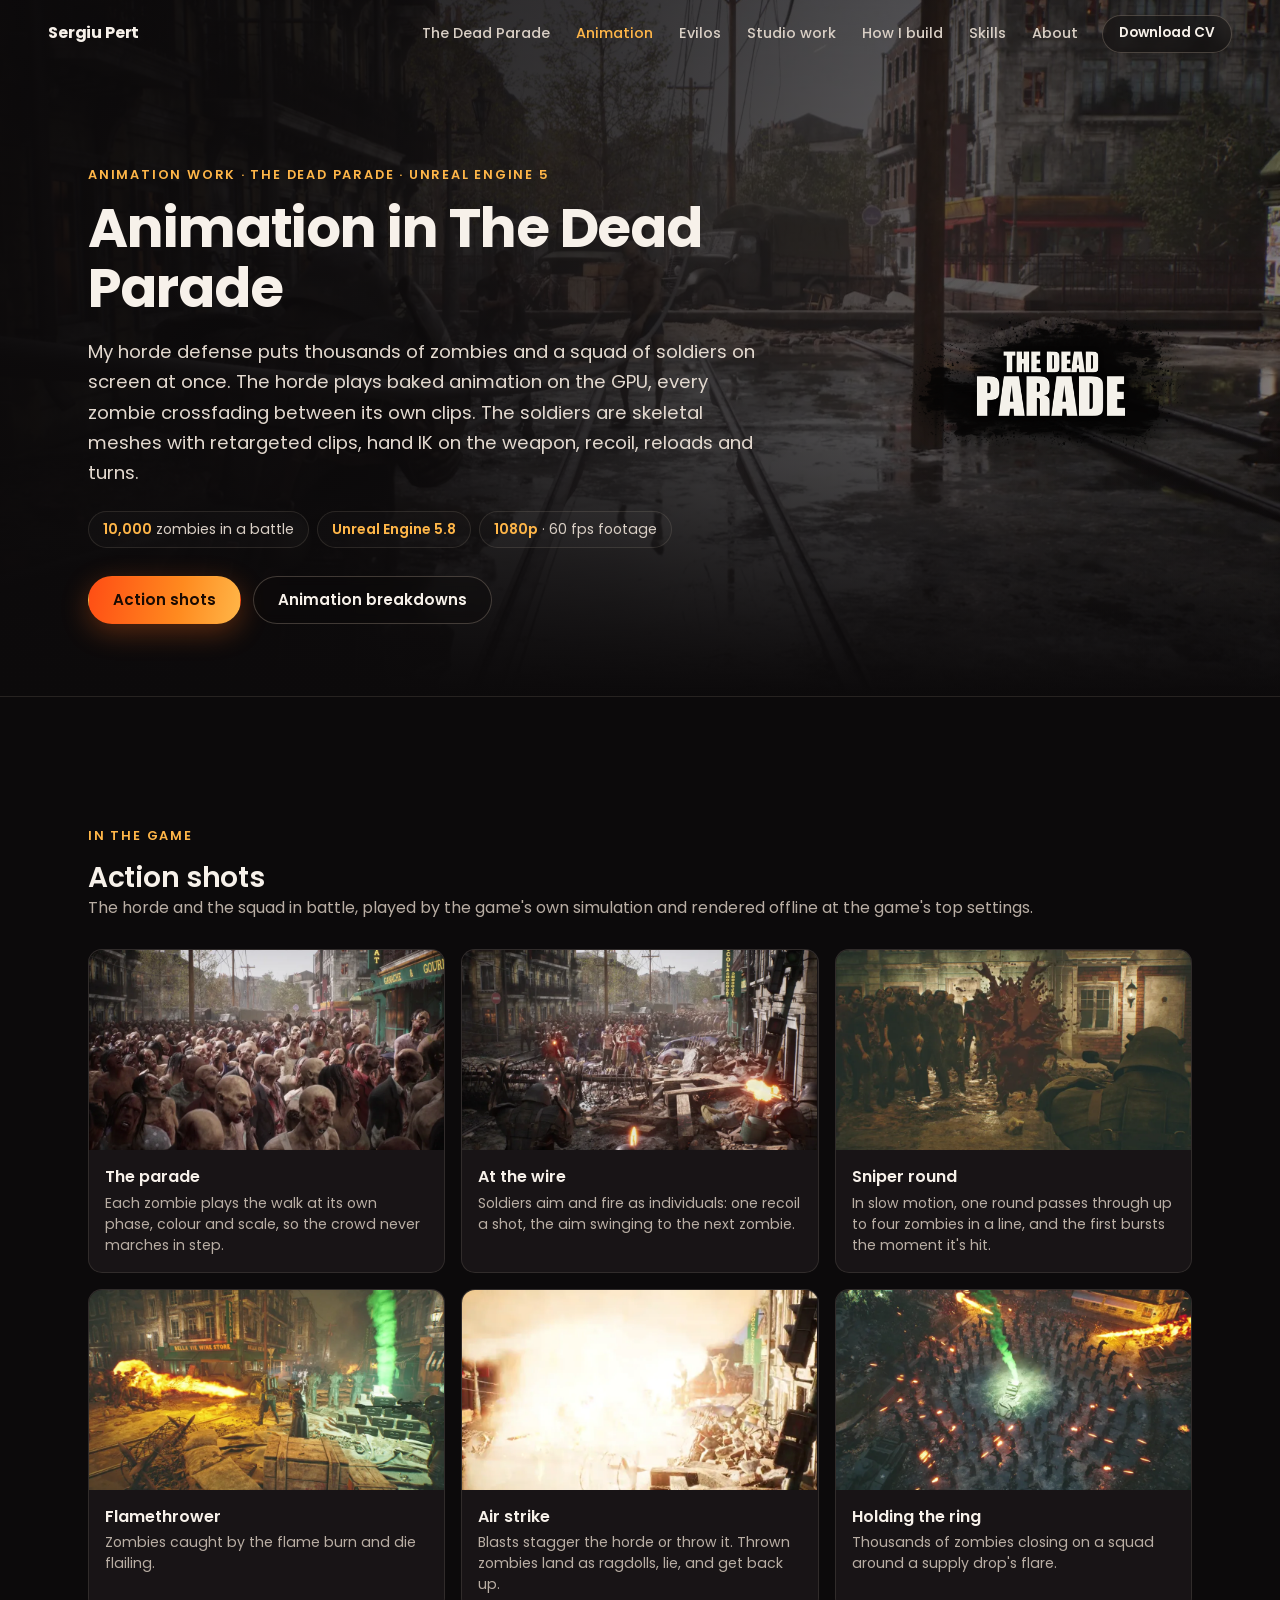
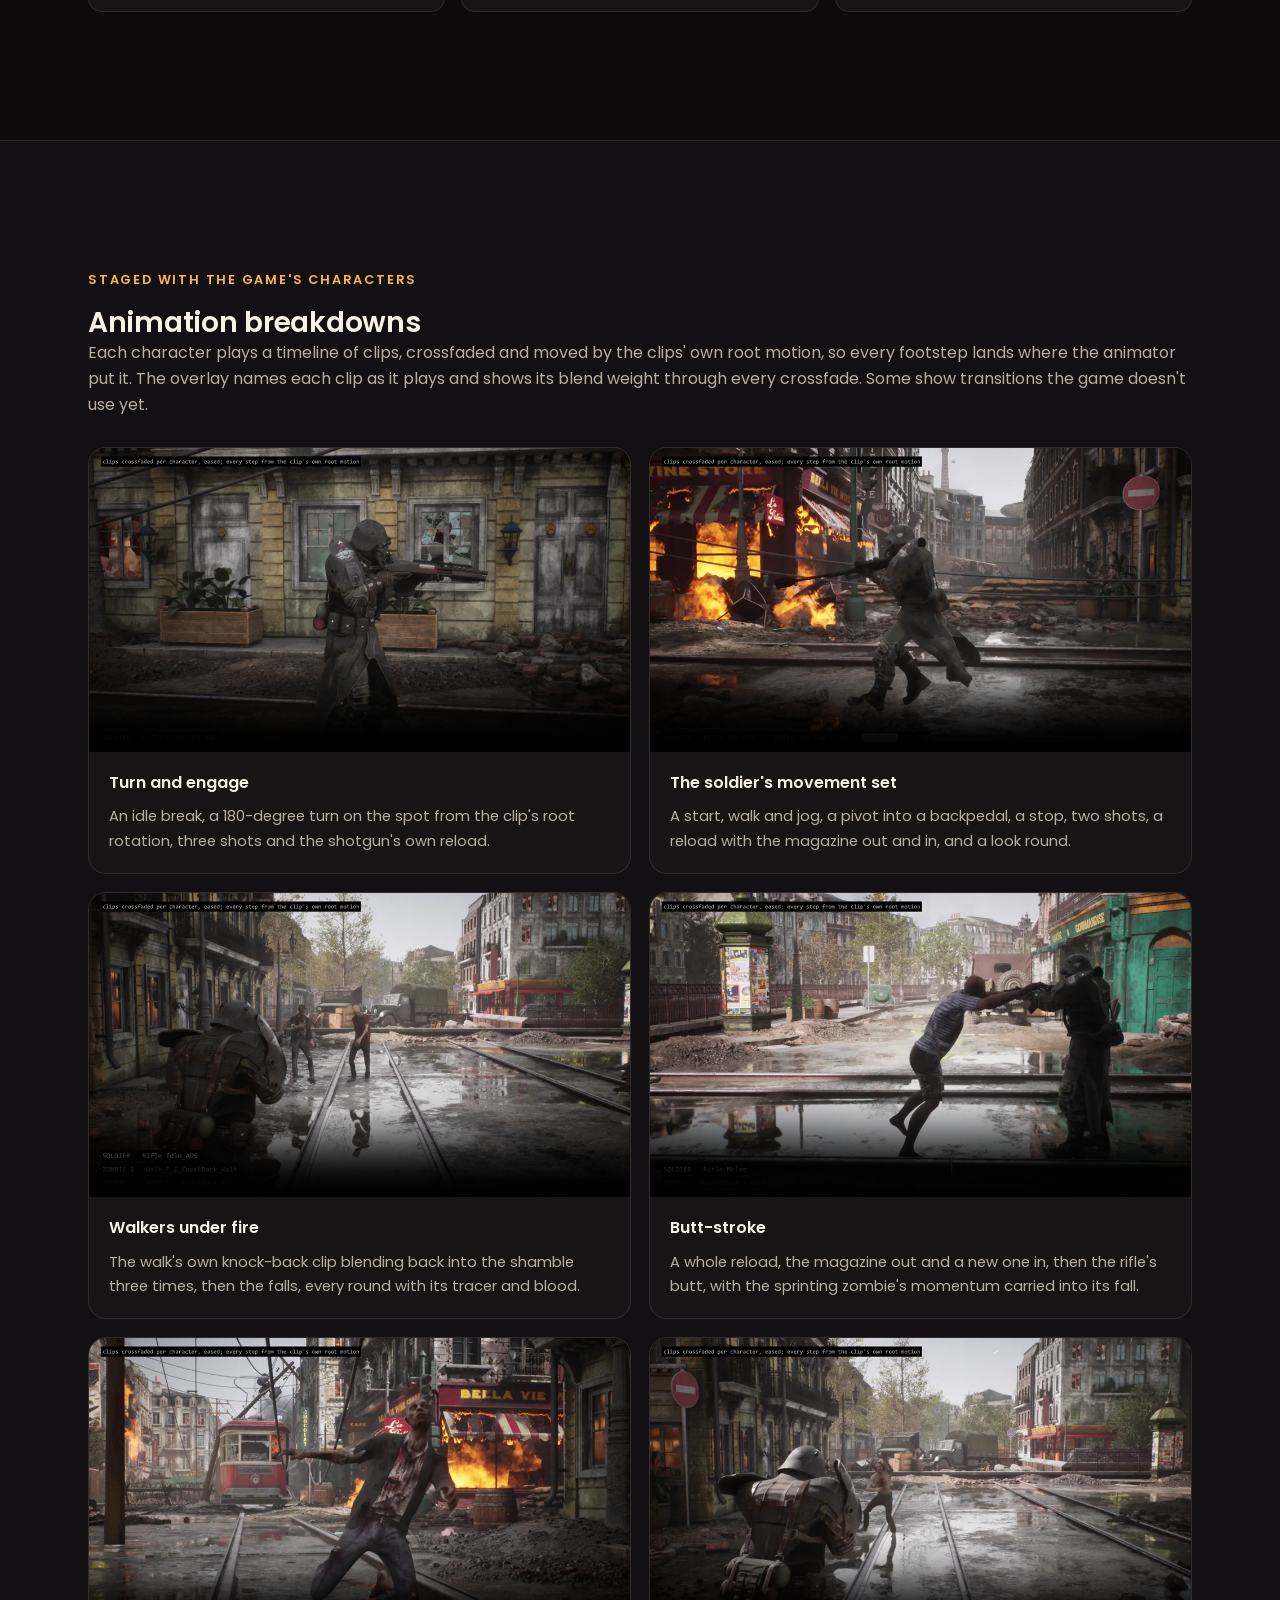
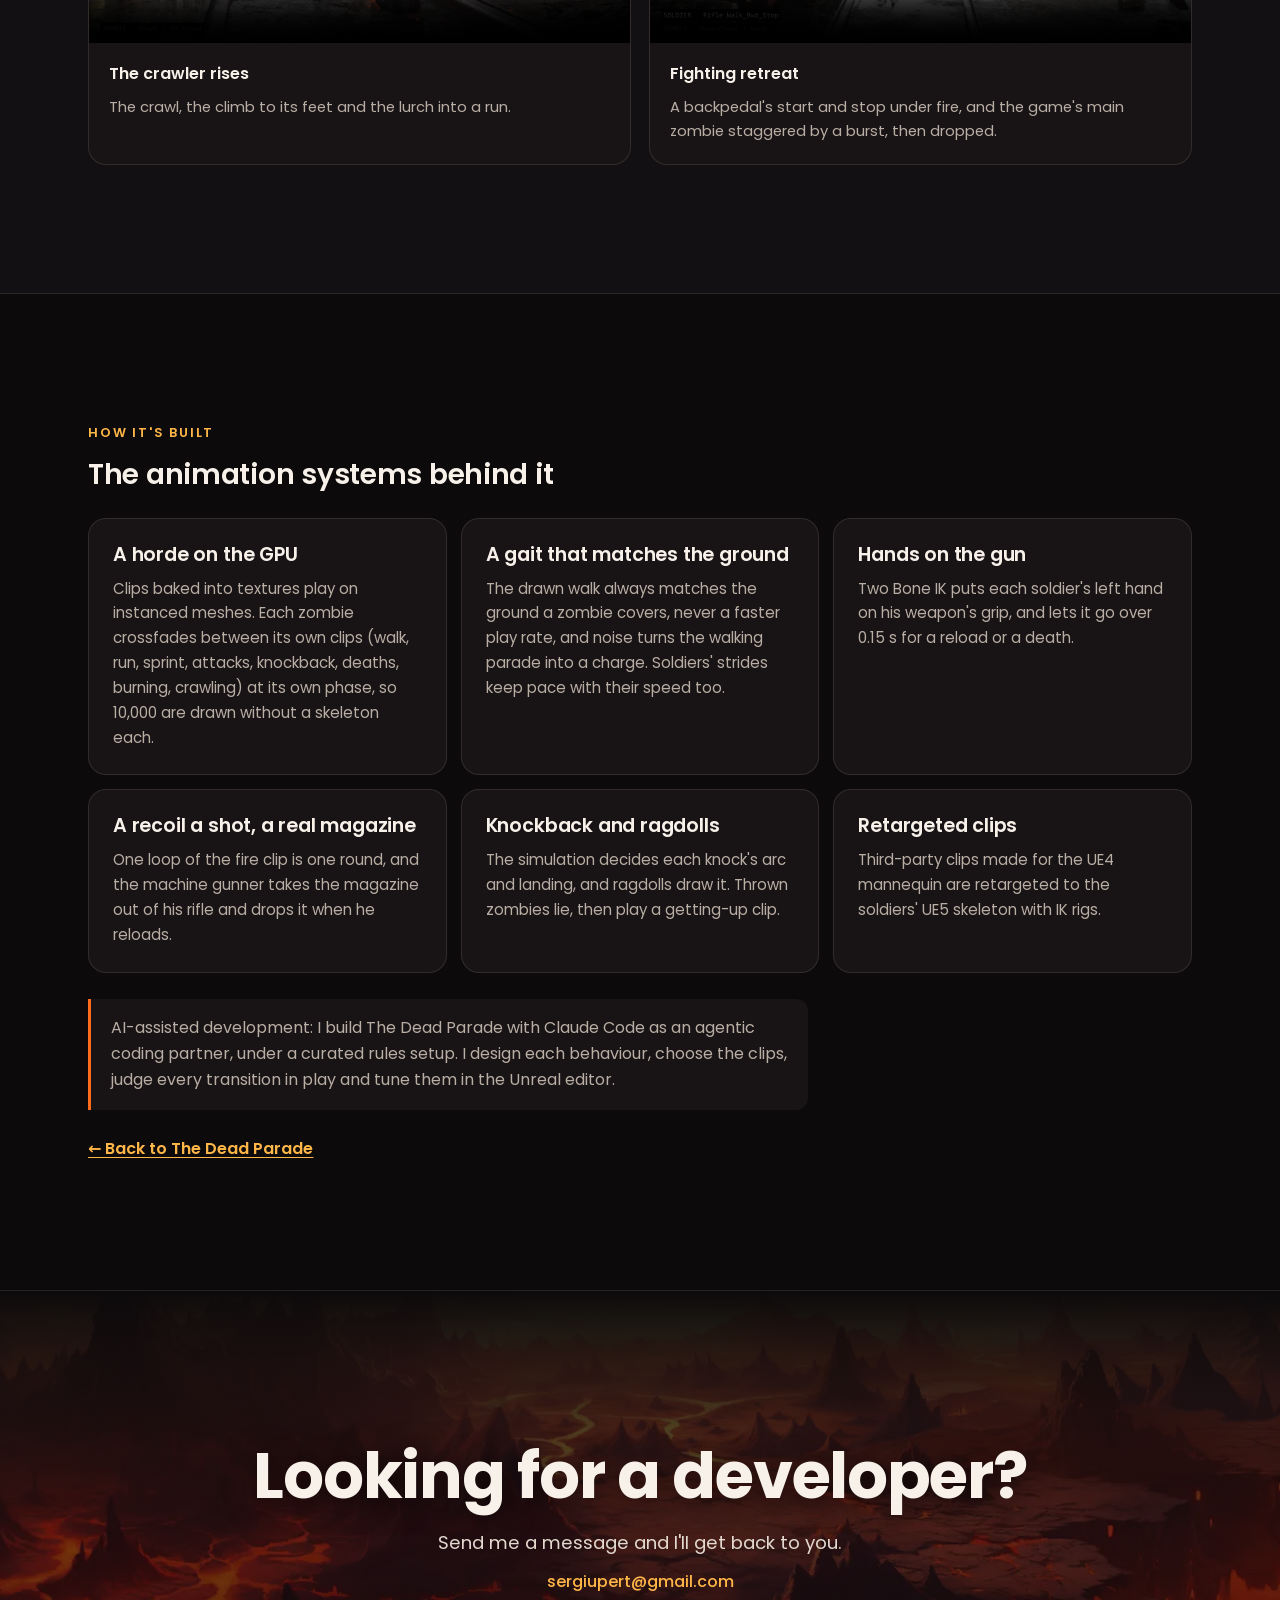
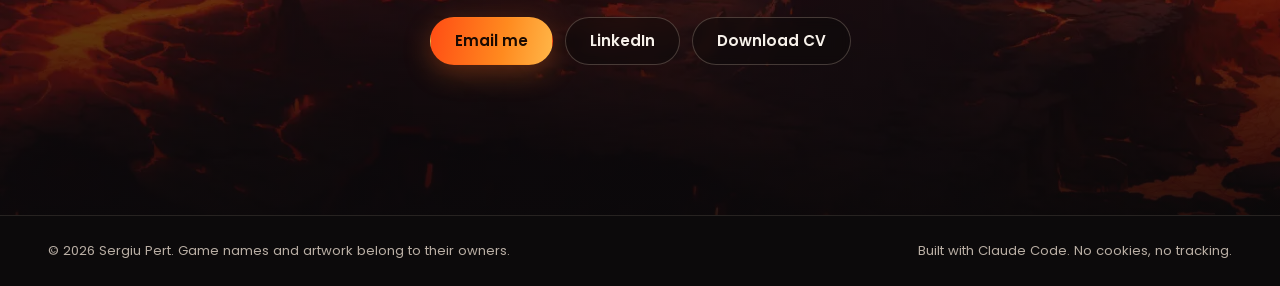
<file: animation.html>
<!doctype html>
<html lang="en">
<head>
  <meta charset="utf-8">
  <meta name="viewport" content="width=device-width, initial-scale=1">
  <title>Animation work | Sergiu Pert</title>
  <meta name="description" content="Animation in The Dead Parade, my Unreal Engine 5 horde defense: a 10,000-zombie horde on the GPU and soldiers with retargeted clips, hand IK, recoil, reloads and turns.">
  <meta name="theme-color" content="#0c0a0b">
  <link rel="canonical" href="https://sergiupert.github.io/animation.html">
  <meta property="og:type" content="website">
  <meta property="og:url" content="https://sergiupert.github.io/animation.html">
  <meta property="og:title" content="Animation work | Sergiu Pert">
  <meta property="og:description" content="Animation in The Dead Parade, my Unreal Engine 5 horde defense: a 10,000-zombie horde on the GPU and soldiers with retargeted clips, hand IK, recoil, reloads and turns.">
  <meta property="og:image" content="https://sergiupert.github.io/assets/tdp/og-animation.jpg">
  <meta property="og:image:width" content="1200">
  <meta property="og:image:height" content="630">
  <meta name="twitter:card" content="summary_large_image">
  <link rel="icon" href="favicon.svg" type="image/svg+xml">
  <link rel="preload" as="font" href="assets/fonts/poppins-latin-700-normal.woff2" type="font/woff2" crossorigin>
  <link rel="stylesheet" href="css/site.css?v=logo">
  <script>document.documentElement.classList.add('js')</script>
</head>
<body>
  <a class="skip" href="#main">Skip to content</a>
  <div class="progress" aria-hidden="true"><span id="progress"></span></div>

  <header class="nav" id="nav">
    <a class="nav__brand" href="index.html">Sergiu Pert</a>
    <nav class="nav__links" aria-label="Main">
      <a href="index.html#dead-parade">The Dead Parade</a>
      <a href="animation.html" aria-current="page">Animation</a>
      <a href="index.html#evilos">Evilos</a>
      <a href="index.html#work">Studio work</a>
      <a href="index.html#build">How I build</a>
      <a href="index.html#skills">Skills</a>
      <a href="index.html#about">About</a>
    </nav>
    <a class="btn btn--ghost btn--small" href="assets/Sergiu-Pert-CV.pdf" download>Download CV</a>
  </header>

  <section class="page-hero" id="top">
    <img class="page-hero__art" src="assets/tdp/anim-hero.webp" alt="" width="1920" height="1080" fetchpriority="high">
    <div class="wrap">
      <img class="page-hero__logo" src="assets/tdp/logo-parade.webp" alt="" width="520" height="266">
      <p class="label">Animation work &middot; The Dead Parade &middot; Unreal Engine 5</p>
      <h1 class="h2">Animation in The Dead Parade</h1>
      <p class="lede">My horde defense puts thousands of zombies and a squad of soldiers on screen at once. The horde plays baked animation on the GPU, every zombie crossfading between its own clips. The soldiers are skeletal meshes with retargeted clips, hand IK on the weapon, recoil, reloads and turns.</p>
      <ul class="facts">
        <li><b>10,000</b> zombies in a battle</li>
        <li><b>Unreal Engine 5.8</b></li>
        <li><b>1080p</b> &middot; 60 fps footage</li>
      </ul>
      <div class="cta">
        <a class="btn btn--fire" href="#in-game">Action shots</a>
        <a class="btn btn--ghost" href="#studies">Animation breakdowns</a>
      </div>
    </div>
  </section>

  <main id="main">

    <section class="section" id="in-game">
      <div class="wrap">
        <div class="reveal">
          <p class="label">In the game</p>
          <h2 class="h3">Action shots</h2>
          <p class="muted">The horde and the squad in battle, played by the game's own simulation and rendered offline at the game's top settings.</p>
        </div>
        <div class="loops reveal">
          <figure class="loop clip"><video muted loop playsinline preload="none" poster="assets/tdp/loops/action_parade.webp" data-src="assets/tdp/loops/action_parade.mp4" width="1170" height="658" aria-label="The horde walking down a street"></video><figcaption><b>The parade</b><span>Each zombie plays the walk at its own phase, colour and scale, so the crowd never marches in step.</span></figcaption></figure>
          <figure class="loop clip"><video muted loop playsinline preload="none" poster="assets/tdp/loops/action_wire.webp" data-src="assets/tdp/loops/action_wire.mp4" width="1170" height="658" aria-label="A soldier firing as zombies reach the barbed wire"></video><figcaption><b>At the wire</b><span>Soldiers aim and fire as individuals: one recoil a shot, the aim swinging to the next zombie.</span></figcaption></figure>
          <figure class="loop clip"><video muted loop playsinline preload="none" poster="assets/tdp/loops/action_sniper.webp" data-src="assets/tdp/loops/action_sniper.mp4" width="1170" height="658" aria-label="A sniper's round bursting through a line of zombies, in slow motion"></video><figcaption><b>Sniper round</b><span>In slow motion, one round passes through up to four zombies in a line, and the first bursts the moment it's hit.</span></figcaption></figure>
          <figure class="loop clip"><video muted loop playsinline preload="none" poster="assets/tdp/loops/action_burn.webp" data-src="assets/tdp/loops/action_burn.mp4" width="1170" height="658" aria-label="A flamethrower burning zombies at night"></video><figcaption><b>Flamethrower</b><span>Zombies caught by the flame burn and die flailing.</span></figcaption></figure>
          <figure class="loop clip"><video muted loop playsinline preload="none" poster="assets/tdp/loops/action_airstrike.webp" data-src="assets/tdp/loops/action_airstrike.mp4" width="1170" height="658" aria-label="An air strike exploding in the street"></video><figcaption><b>Air strike</b><span>Blasts stagger the horde or throw it. Thrown zombies land as ragdolls, lie, and get back up.</span></figcaption></figure>
          <figure class="loop clip"><video muted loop playsinline preload="none" poster="assets/tdp/loops/g05_ring_orbit.webp" data-src="assets/tdp/loops/g05_ring_orbit.mp4" width="1170" height="658" aria-label="The horde closing on a ring of soldiers around a supply drop"></video><figcaption><b>Holding the ring</b><span>Thousands of zombies closing on a squad around a supply drop's flare.</span></figcaption></figure>
        </div>
      </div>
    </section>

    <section class="section section--alt" id="studies">
      <div class="wrap">
        <div class="reveal">
          <p class="label">Staged with the game's characters</p>
          <h2 class="h3">Animation breakdowns</h2>
          <p class="muted">Each character plays a timeline of clips, crossfaded and moved by the clips' own root motion, so every footstep lands where the animator put it. The overlay names each clip as it plays and shows its blend weight through every crossfade. Some show transitions the game doesn't use yet.</p>
        </div>
        <div class="studies">
          <article class="study reveal">
            <video controls playsinline preload="none" poster="assets/tdp/anim/turn_engage-breakdown.webp?v=cloth" width="1920" height="1080" src="assets/tdp/anim/turn_engage-breakdown.mp4?v=cloth" aria-label="Turn and engage"></video>
            <div class="study__text">
              <b>Turn and engage</b>
              <p>An idle break, a 180-degree turn on the spot from the clip's root rotation, three shots and the shotgun's own reload.</p>
            </div>
          </article>
          <article class="study reveal">
            <video controls playsinline preload="none" poster="assets/tdp/anim/soldier_moves-breakdown.webp?v=cloth" width="1920" height="1080" src="assets/tdp/anim/soldier_moves-breakdown.mp4?v=cloth" aria-label="The soldier's movement set"></video>
            <div class="study__text">
              <b>The soldier's movement set</b>
              <p>A start, walk and jog, a pivot into a backpedal, a stop, two shots, a reload with the magazine out and in, and a look round.</p>
            </div>
          </article>
          <article class="study reveal">
            <video controls playsinline preload="none" poster="assets/tdp/anim/walkers_under_fire-breakdown.webp?v=cloth" width="1920" height="1080" src="assets/tdp/anim/walkers_under_fire-breakdown.mp4?v=cloth" aria-label="Walkers under fire"></video>
            <div class="study__text">
              <b>Walkers under fire</b>
              <p>The walk's own knock-back clip blending back into the shamble three times, then the falls, every round with its tracer and blood.</p>
            </div>
          </article>
          <article class="study reveal">
            <video controls playsinline preload="none" poster="assets/tdp/anim/melee-breakdown.webp?v=cloth" width="1920" height="1080" src="assets/tdp/anim/melee-breakdown.mp4?v=cloth" aria-label="Butt-stroke"></video>
            <div class="study__text">
              <b>Butt-stroke</b>
              <p>A whole reload, the magazine out and a new one in, then the rifle's butt, with the sprinting zombie's momentum carried into its fall.</p>
            </div>
          </article>
          <article class="study reveal">
            <video controls playsinline preload="none" poster="assets/tdp/anim/crawler_rises-breakdown.webp" width="1920" height="1080" src="assets/tdp/anim/crawler_rises-breakdown.mp4" aria-label="The crawler rises"></video>
            <div class="study__text">
              <b>The crawler rises</b>
              <p>The crawl, the climb to its feet and the lurch into a run.</p>
            </div>
          </article>
          <article class="study reveal">
            <video controls playsinline preload="none" poster="assets/tdp/anim/fighting_retreat-breakdown.webp?v=cloth" width="1920" height="1080" src="assets/tdp/anim/fighting_retreat-breakdown.mp4?v=cloth" aria-label="Fighting retreat"></video>
            <div class="study__text">
              <b>Fighting retreat</b>
              <p>A backpedal's start and stop under fire, and the game's main zombie staggered by a burst, then dropped.</p>
            </div>
          </article>
        </div>
      </div>
    </section>

    <section class="section" id="systems">
      <div class="wrap">
        <div class="reveal">
          <p class="label">How it's built</p>
          <h2 class="h3">The animation systems behind it</h2>
        </div>
        <div class="specs">
          <article class="spec reveal">
            <p class="spec__key">A horde on the GPU</p>
            <p>Clips baked into textures play on instanced meshes. Each zombie crossfades between its own clips (walk, run, sprint, attacks, knockback, deaths, burning, crawling) at its own phase, so 10,000 are drawn without a skeleton each.</p>
          </article>
          <article class="spec reveal">
            <p class="spec__key">A gait that matches the ground</p>
            <p>The drawn walk always matches the ground a zombie covers, never a faster play rate, and noise turns the walking parade into a charge. Soldiers' strides keep pace with their speed too.</p>
          </article>
          <article class="spec reveal">
            <p class="spec__key">Hands on the gun</p>
            <p>Two Bone IK puts each soldier's left hand on his weapon's grip, and lets it go over 0.15 s for a reload or a death.</p>
          </article>
          <article class="spec reveal">
            <p class="spec__key">A recoil a shot, a real magazine</p>
            <p>One loop of the fire clip is one round, and the machine gunner takes the magazine out of his rifle and drops it when he reloads.</p>
          </article>
          <article class="spec reveal">
            <p class="spec__key">Knockback and ragdolls</p>
            <p>The simulation decides each knock's arc and landing, and ragdolls draw it. Thrown zombies lie, then play a getting-up clip.</p>
          </article>
          <article class="spec reveal">
            <p class="spec__key">Retargeted clips</p>
            <p>Third-party clips made for the UE4 mannequin are retargeted to the soldiers' UE5 skeleton with IK rigs.</p>
          </article>
        </div>
        <p class="note muted reveal">AI-assisted development: I build The Dead Parade with Claude Code as an agentic coding partner, under a curated rules setup. I design each behaviour, choose the clips, judge every transition in play and tune them in the Unreal editor.</p>
        <p class="more reveal"><a href="index.html#dead-parade">&larr; Back to The Dead Parade</a></p>
      </div>
    </section>

    <section class="contact" id="contact">
      <img class="contact__art" src="assets/img/campaign.webp" alt="" width="2000" height="571" loading="lazy">
      <div class="wrap contact__inner reveal">
        <h2 class="contact__title">Looking for a developer?</h2>
        <p class="lede">Send me a message and I'll get back to you.</p>
        <p class="contact__mail" data-email-text></p>
        <div class="cta cta--center">
          <a class="btn btn--fire" data-email href="https://www.linkedin.com/in/sergiu-pert-594817192/">Email me</a>
          <a class="btn btn--ghost" href="https://www.linkedin.com/in/sergiu-pert-594817192/" target="_blank" rel="noopener">LinkedIn</a>
          <a class="btn btn--ghost" href="assets/Sergiu-Pert-CV.pdf" download>Download CV</a>
        </div>
      </div>
    </section>
  </main>

  <footer class="footer">
    <p>&copy; 2026 Sergiu Pert. Game names and artwork belong to their owners.</p>
    <p>Built with Claude Code. No cookies, no tracking.</p>
  </footer>

  <script src="js/site.js" defer></script>
</body>
</html>
</file>
<file: css/site.css>
/* Sergiu Pert's portfolio. Plain CSS, no build step. Colours come from the Evilos key art: warm black, ember and gold. */
@font-face { font-family: Poppins; font-weight: 400; font-display: swap; src: url(../assets/fonts/poppins-latin-400-normal.woff2) format("woff2"); }
@font-face { font-family: Poppins; font-weight: 500; font-display: swap; src: url(../assets/fonts/poppins-latin-500-normal.woff2) format("woff2"); }
@font-face { font-family: Poppins; font-weight: 600; font-display: swap; src: url(../assets/fonts/poppins-latin-600-normal.woff2) format("woff2"); }
@font-face { font-family: Poppins; font-weight: 700; font-display: swap; src: url(../assets/fonts/poppins-latin-700-normal.woff2) format("woff2"); }

:root {
  color-scheme: dark;
  --bg: #0c0a0b;
  --bg-alt: #121012;
  --card: #181416;
  --line: rgba(255, 232, 210, 0.11);
  --line-strong: rgba(255, 232, 210, 0.22);
  --ink: #f7f1ea;
  --muted: #b9aea4;
  --ember: #ff6b1a;
  --gold: #ffb648;
  --red: #d9341f;
  --fire: linear-gradient(100deg, #ff4d14, #ff8a1f 60%, #ffb648);
  --radius: 18px;
  --gutter: clamp(16px, 4vw, 48px);
  --nav-h: 68px;
}

* { box-sizing: border-box; }
html { scroll-behavior: smooth; scroll-padding-top: calc(var(--nav-h) + 12px); -webkit-text-size-adjust: 100%; }
body { margin: 0; background: var(--bg); color: var(--ink); font: 400 1rem/1.65 Poppins, system-ui, -apple-system, "Segoe UI", sans-serif; -webkit-font-smoothing: antialiased; }
img, video, canvas { display: block; max-width: 100%; height: auto; }
a { color: inherit; }
ul, ol { margin: 0; padding: 0; list-style: none; }
h1, h2, h3, p, dl, dd, figure { margin: 0; }
:focus-visible { outline: 2px solid var(--gold); outline-offset: 3px; border-radius: 4px; }

.skip { position: absolute; left: 12px; top: -60px; z-index: 100; padding: 10px 16px; background: var(--ink); color: var(--bg); border-radius: 8px; font-weight: 600; }
.skip:focus { top: 12px; }

.wrap { width: 100%; max-width: 1200px; margin-inline: auto; padding-inline: var(--gutter); }
.section { padding-block: clamp(72px, 10vw, 128px); }
.section--alt { background: var(--bg-alt); border-block: 1px solid var(--line); }

.label { margin-bottom: 14px; color: var(--gold); font-size: 0.8rem; font-weight: 600; letter-spacing: 0.14em; text-transform: uppercase; }
.label--quiet { color: var(--muted); margin-bottom: 10px; font-size: 0.72rem; }
.eyebrow { color: var(--gold); font-size: clamp(0.78rem, 1.2vw, 0.9rem); font-weight: 600; letter-spacing: 0.14em; text-transform: uppercase; }
.h2 { font-size: clamp(2rem, 4.6vw, 3.4rem); font-weight: 700; line-height: 1.1; letter-spacing: -0.02em; }
.h3 { font-size: clamp(1.35rem, 2.4vw, 1.75rem); font-weight: 600; line-height: 1.25; letter-spacing: -0.01em; }
.h4 { font-size: 1.15rem; font-weight: 600; line-height: 1.3; }
.lede { max-width: 62ch; margin-top: 18px; color: #e3d9cf; font-size: clamp(1.02rem, 1.5vw, 1.15rem); }
.muted { color: var(--muted); }

/* Buttons */
.btn { display: inline-flex; align-items: center; justify-content: center; min-height: 48px; padding: 0 24px; border: 1px solid transparent; border-radius: 999px; font-weight: 600; font-size: 0.95rem; text-decoration: none; white-space: nowrap; transition: transform 0.18s ease, box-shadow 0.18s ease, border-color 0.18s ease, background-color 0.18s ease; }
.btn:hover { transform: translateY(-2px); }
.btn--fire { background: var(--fire); color: #1a0a02; box-shadow: 0 8px 28px rgba(255, 107, 26, 0.32); }
.btn--fire:hover { box-shadow: 0 12px 38px rgba(255, 107, 26, 0.5); }
.btn--ghost { border-color: var(--line-strong); background: rgba(12, 10, 11, 0.45); color: var(--ink); backdrop-filter: blur(6px); }
.btn--ghost:hover { border-color: var(--gold); }
.btn--small { min-height: 38px; padding: 0 16px; font-size: 0.85rem; }
.cta { display: flex; flex-wrap: wrap; gap: 12px; margin-top: 28px; }
.cta--center { justify-content: center; }

/* Reading progress */
.progress { position: fixed; inset: 0 0 auto; z-index: 60; height: 2px; pointer-events: none; }
.progress span { display: block; height: 100%; width: 100%; transform: scaleX(0); transform-origin: left; background: var(--fire); }

/* Nav */
.nav { position: fixed; inset: 0 0 auto; z-index: 50; display: flex; align-items: center; gap: 24px; height: var(--nav-h); padding-inline: var(--gutter); border-bottom: 1px solid transparent; transition: background-color 0.25s ease, border-color 0.25s ease; }
.nav.is-stuck { background: rgba(12, 10, 11, 0.82); border-color: var(--line); backdrop-filter: blur(14px); }
.nav__brand { font-weight: 700; letter-spacing: -0.01em; text-decoration: none; }
.nav__links { display: flex; gap: 26px; margin-left: auto; }
.nav__links a { color: #d9cfc5; font-size: 0.9rem; font-weight: 500; text-decoration: none; transition: color 0.15s ease; }
.nav__links a:hover, .nav__links a.is-here { color: var(--gold); }
@media (max-width: 860px) {
  .nav__links { display: none; }
  .nav .btn { margin-left: auto; }
}

/* Hero */
.hero { position: relative; display: flex; flex-direction: column; justify-content: flex-end; min-height: 100svh; overflow: hidden; isolation: isolate; }
.hero__art { position: absolute; inset: 0; z-index: -3; width: 100%; height: 100%; object-fit: cover; object-position: 70% 50%; }
.hero__embers { position: absolute; inset: 0; z-index: -2; width: 100%; height: 100%; pointer-events: none; }
.hero__shade { position: absolute; inset: 0; z-index: -1; background:
  linear-gradient(to right, rgba(12, 10, 11, 0) 34%, rgba(12, 10, 11, 0.72) 60%, rgba(12, 10, 11, 0.9) 100%),
  linear-gradient(to bottom, rgba(12, 10, 11, 0.55) 0%, rgba(12, 10, 11, 0) 22%, rgba(12, 10, 11, 0) 68%, var(--bg) 100%); }
/* The text column has its own width and sits at the right of the container, so it stays readable at any window width. */
.hero__inner { display: flex; justify-content: flex-end; width: 100%; max-width: 1320px; margin-inline: auto; padding: calc(var(--nav-h) + 24px) var(--gutter) 28px; }
.hero__col { display: flex; flex-direction: column; align-items: flex-start; width: min(520px, 48%); }
.hero__name { margin-top: 14px; font-size: clamp(3.4rem, min(8.4vw, 13vh), 7rem); font-weight: 700; line-height: 0.98; letter-spacing: -0.03em; text-shadow: 0 6px 44px rgba(0, 0, 0, 0.6); }
.hero__lead { max-width: 46ch; margin-top: 20px; color: #efe6dc; font-size: clamp(1.02rem, 1.5vw, 1.18rem); }
.stats { display: grid; grid-template-columns: repeat(4, 1fr); width: 100%; max-width: 1320px; margin-inline: auto; padding: 0 var(--gutter) clamp(24px, 4vh, 44px); gap: 12px; }
.stats > div { padding: 16px 18px; border: 1px solid var(--line); border-radius: 14px; background: rgba(18, 14, 15, 0.62); backdrop-filter: blur(10px); }
.stats dt { font-size: clamp(1.45rem, 2.8vw, 2.2rem); font-weight: 700; line-height: 1.1; letter-spacing: -0.02em; background: var(--fire); -webkit-background-clip: text; background-clip: text; color: transparent; }
.stats dd { margin-top: 2px; color: #d9cfc5; font-size: clamp(0.76rem, 1.1vw, 0.88rem); line-height: 1.35; }
@media (max-width: 860px) {
  .hero { justify-content: flex-start; }
  .hero__art { height: 56svh; object-position: 40% 30%; }
  .hero__shade { background: linear-gradient(to bottom, rgba(12, 10, 11, 0.5) 0%, rgba(12, 10, 11, 0) 14%, rgba(12, 10, 11, 0.1) 26svh, rgba(12, 10, 11, 0.86) 42svh, var(--bg) 56svh); }
  .hero__inner { padding: 41svh var(--gutter) 22px; }
  .hero__col { width: 100%; }
  .stats { grid-template-columns: repeat(2, 1fr); padding-bottom: 28px; }
}

/* Evilos feature */
.feature { display: grid; grid-template-columns: minmax(0, 5fr) minmax(0, 6fr); gap: clamp(28px, 5vw, 64px); align-items: center; }
.feature__logo { width: min(320px, 72%); margin: 0 0 6px -26px; }
.facts { display: flex; flex-wrap: wrap; gap: 8px; margin-top: 22px; }
.facts li { padding: 6px 14px; border: 1px solid var(--line); border-radius: 999px; color: #d9cfc5; font-size: 0.88rem; background: rgba(255, 255, 255, 0.02); }
.facts b { color: var(--gold); font-weight: 600; }
.status { display: flex; align-items: center; gap: 10px; margin-top: 18px; color: var(--muted); font-size: 0.9rem; }
.dot { flex: none; width: 8px; height: 8px; border-radius: 50%; background: #4ade80; box-shadow: 0 0 10px #4ade80; }
.trailer { position: relative; overflow: hidden; aspect-ratio: 16 / 9; border: 1px solid var(--line-strong); border-radius: var(--radius); background: #000; box-shadow: 0 30px 80px -24px rgba(255, 90, 20, 0.45); }
.trailer iframe { position: absolute; inset: 0; width: 100%; height: 100%; border: 0; }
.trailer__btn { position: absolute; inset: 0; display: block; width: 100%; padding: 0; border: 0; background: none; color: inherit; font: inherit; cursor: pointer; }
.trailer__btn img { width: 100%; height: 100%; object-fit: cover; transition: transform 0.4s ease; }
.trailer__btn:hover img { transform: scale(1.03); }
.trailer__play { position: absolute; right: 16px; bottom: 16px; display: inline-flex; align-items: center; gap: 6px; min-height: 44px; padding: 0 18px 0 12px; border-radius: 999px; background: var(--fire); color: #1a0a02; font-size: 0.92rem; font-weight: 600; box-shadow: 0 0 0 6px rgba(255, 107, 26, 0.18), 0 10px 32px rgba(0, 0, 0, 0.55); transition: transform 0.2s ease; }
.trailer__btn:hover .trailer__play { transform: scale(1.05); }

/* Gallery */
.gallery { display: grid; grid-template-columns: repeat(3, 1fr); gap: 12px; margin-top: clamp(40px, 6vw, 72px); }
.gallery__big { grid-column: span 2; grid-row: span 2; }
.gallery li { min-width: 0; }
.gallery a { position: relative; display: block; height: 100%; overflow: hidden; border-radius: 12px; border: 1px solid var(--line); cursor: zoom-in; }
.gallery img { width: 100%; height: 100%; object-fit: cover; transition: transform 0.35s ease, filter 0.35s ease; }
.gallery a:hover img { transform: scale(1.04); filter: brightness(1.08); }

/* Arsenal clips */
.arsenal, .under { margin-top: clamp(56px, 8vw, 96px); }
.arsenal .muted, .under .muted { max-width: 62ch; margin-top: 8px; }
.clips { display: grid; grid-template-columns: repeat(4, 1fr); gap: 12px; margin-top: 26px; }
.clip { position: relative; overflow: hidden; border: 1px solid var(--line); border-radius: 12px; background: #000; }
.clip video { width: 100%; aspect-ratio: 16 / 9; object-fit: cover; }
.clip figcaption { position: absolute; right: 8px; bottom: 8px; padding: 3px 10px; border-radius: 999px; background: rgba(12, 10, 11, 0.74); font-size: 0.78rem; font-weight: 500; }

.ingame { display: grid; grid-template-columns: repeat(3, minmax(0, 1fr)); gap: 12px; margin-top: 12px; }
.ingame li { padding: 16px 18px; border: 1px solid var(--line); border-radius: 12px; background: var(--card); }
.ingame b { display: block; font-weight: 600; }
.ingame span { display: block; margin-top: 2px; color: var(--muted); font-size: 0.88rem; line-height: 1.5; }

/* Under the hood */
.specs { display: grid; grid-template-columns: repeat(3, 1fr); gap: 14px; margin-top: 26px; }
.spec { position: relative; padding: 24px; border: 1px solid var(--line); border-radius: var(--radius); background: var(--card); color: var(--muted); font-size: 0.94rem; transition: border-color 0.2s ease, transform 0.2s ease; }
.spec:hover { border-color: rgba(255, 138, 31, 0.5); transform: translateY(-3px); }
.spec__key { margin-bottom: 10px; color: var(--ink); font-size: 1.2rem; font-weight: 600; line-height: 1.25; letter-spacing: -0.01em; }
.spec--wide { grid-column: span 3; display: grid; grid-template-columns: minmax(0, 1fr) minmax(0, 1fr); gap: 8px 32px; align-items: center; }
.spec--wide .spec__key { grid-column: 1; margin: 0; font-size: clamp(1.5rem, 3.4vw, 2.3rem); font-weight: 700; background: var(--fire); -webkit-background-clip: text; background-clip: text; color: transparent; }
.spec--wide > p:last-child { grid-column: 2; grid-row: 1 / span 2; }
.bars { grid-column: 1; display: grid; gap: 8px; }
.bar { display: flex; align-items: center; gap: 10px; }
.bar em { color: var(--muted); font-size: 0.76rem; font-style: normal; }
.bar__fill { display: block; height: 10px; width: 0; border-radius: 999px; transition: width 1.2s cubic-bezier(0.2, 0.7, 0.2, 1) 0.25s; }
.bar__fill--before { background: rgba(255, 232, 210, 0.28); }
.bar__fill--after { background: var(--fire); }
html:not(.js) .bar__fill--before, .is-in .bar__fill--before { width: 78%; }
html:not(.js) .bar__fill--after, .is-in .bar__fill--after { width: 23%; }
.tiers { display: flex; flex-wrap: wrap; align-items: center; gap: 4px 6px; margin-bottom: 12px; font-size: 0.74rem; font-weight: 500; color: #e3d9cf; }
.tiers li { padding: 2px 9px; border: 1px solid var(--line-strong); border-radius: 999px; }
.tiers li + li::before { content: "\2192\00a0"; color: var(--gold); }

/* Studio work */
#work .h2 { margin-bottom: 8px; }
.icon { flex: none; width: 72px; height: 72px; border-radius: 17px; box-shadow: 0 8px 24px rgba(0, 0, 0, 0.45), 0 0 0 1px var(--line); }
.studio { margin-top: clamp(28px, 4vw, 44px); padding: clamp(22px, 3vw, 36px); border: 1px solid var(--line); border-radius: var(--radius); background: var(--card); }
.studio__head { display: flex; align-items: center; gap: 18px; margin-bottom: 16px; }
.studio__role { margin-top: 2px; color: #d9cfc5; font-size: 0.9rem; }
.studio > .muted { max-width: 72ch; }
.links { display: flex; flex-wrap: wrap; gap: 14px; margin-top: 6px; font-size: 0.9rem; font-weight: 500; }
.links a { color: var(--gold); text-underline-offset: 3px; }
.links a:hover { color: #ffd38a; }
.ticks { display: grid; gap: 9px; margin-top: 16px; color: #d9cfc5; font-size: 0.94rem; }
.ticks li { position: relative; padding-left: 20px; }
.ticks li::before { content: ""; position: absolute; left: 2px; top: 0.68em; width: 7px; height: 7px; border-radius: 2px; background: var(--ember); transform: rotate(45deg); }
.ticks--two { grid-template-columns: repeat(2, minmax(0, 1fr)); column-gap: 32px; }
.company { margin-top: clamp(32px, 4vw, 48px); font-size: 1.15rem; font-weight: 600; }
.company span { color: var(--muted); font-size: 0.9rem; font-weight: 400; }
.cards { display: grid; grid-template-columns: repeat(3, minmax(0, 1fr)); gap: 14px; margin-top: 16px; }
.card { padding: 24px; border: 1px solid var(--line); border-radius: var(--radius); background: var(--card); transition: border-color 0.2s ease, transform 0.2s ease; }
.card:hover { border-color: rgba(255, 138, 31, 0.5); transform: translateY(-3px); }
.card .icon { margin-bottom: 14px; }
.card__sub { margin-top: 2px; color: var(--muted); font-size: 0.86rem; }
.card .links { margin-top: 14px; }

/* How I build */
.flow { position: relative; display: grid; grid-template-columns: repeat(5, minmax(0, 1fr)); gap: 14px; margin-top: clamp(32px, 4vw, 48px); counter-reset: step; }
.flow li { position: relative; padding: 20px 18px; border: 1px solid var(--line); border-radius: 14px; background: var(--card); counter-increment: step; }
.flow li::before { content: counter(step); display: grid; place-items: center; width: 30px; height: 30px; margin-bottom: 12px; border-radius: 50%; background: var(--fire); color: #1a0a02; font-size: 0.85rem; font-weight: 700; }
.flow b { display: block; font-weight: 600; }
.flow span { display: block; margin-top: 4px; color: var(--muted); font-size: 0.86rem; line-height: 1.5; }
.split { display: grid; grid-template-columns: repeat(2, minmax(0, 1fr)); gap: 14px; margin-top: 14px; }
.card--tool .muted { margin-top: 8px; font-size: 0.94rem; }

/* Skills */
.skills { display: grid; grid-template-columns: repeat(3, minmax(0, 1fr)); gap: 28px 32px; margin-top: clamp(28px, 4vw, 44px); }
.skills h3 { margin-bottom: 12px; color: var(--gold); font-size: 0.82rem; font-weight: 600; letter-spacing: 0.1em; text-transform: uppercase; }
.skills ul { display: flex; flex-wrap: wrap; gap: 8px; }
.skills li { padding: 6px 13px; border: 1px solid var(--line); border-radius: 999px; background: var(--card); color: #e3d9cf; font-size: 0.86rem; line-height: 1.35; }

/* About */
.about { display: grid; grid-template-columns: minmax(0, 4fr) minmax(0, 7fr); gap: clamp(32px, 6vw, 80px); align-items: start; }
.about__photo { position: relative; }
.about__photo img { width: 100%; aspect-ratio: 1; object-fit: cover; object-position: 50% 30%; border-radius: var(--radius); box-shadow: 0 0 0 1px var(--line-strong), 0 30px 70px -24px rgba(255, 90, 20, 0.5); }
.about .muted { margin-top: 12px; max-width: 62ch; }
.path { display: grid; gap: 0; margin-top: 28px; }
.path li { position: relative; display: grid; grid-template-columns: 170px minmax(0, 1fr); gap: 4px 20px; padding: 0 0 18px 22px; }
.path li::before { content: ""; position: absolute; left: 0; top: 0.6em; width: 9px; height: 9px; border-radius: 50%; background: var(--ember); box-shadow: 0 0 10px rgba(255, 107, 26, 0.8); }
.path li::after { content: ""; position: absolute; left: 4px; top: 1.2em; bottom: -0.3em; width: 1px; background: var(--line-strong); }
.path li:last-child::after { display: none; }
.path time { color: var(--muted); font-size: 0.86rem; }
.path b { display: block; font-weight: 600; }
.path span { display: block; color: var(--muted); font-size: 0.9rem; }

/* Contact */
.contact { position: relative; overflow: hidden; padding-block: clamp(84px, 12vw, 150px); text-align: center; isolation: isolate; border-top: 1px solid var(--line); }
.contact__art { position: absolute; inset: 0; z-index: -2; width: 100%; height: 100%; object-fit: cover; }
.contact::after { content: ""; position: absolute; inset: 0; z-index: -1; background: linear-gradient(to bottom, var(--bg), rgba(12, 10, 11, 0.55) 45%, rgba(12, 10, 11, 0.86)); }
.contact__title { font-size: clamp(2.1rem, 5.6vw, 4rem); font-weight: 700; line-height: 1.08; letter-spacing: -0.02em; text-shadow: 0 4px 30px rgba(0, 0, 0, 0.7); }
.contact .lede { margin-inline: auto; }
.contact__mail { margin-top: 10px; color: var(--gold); font-weight: 500; }
.contact__mail:empty { display: none; }
.contact .cta { margin-top: 22px; }

/* Footer */
.footer { display: flex; flex-wrap: wrap; justify-content: space-between; gap: 6px 24px; padding: 24px var(--gutter); border-top: 1px solid var(--line); color: var(--muted); font-size: 0.82rem; }

/* Lightbox */
.lightbox { width: 100vw; height: 100dvh; max-width: none; max-height: none; margin: 0; padding: 0; border: 0; background: rgba(6, 5, 6, 0.94); color: var(--ink); }
.lightbox[open] { display: grid; place-items: center; }
.lightbox::backdrop { background: transparent; }
.lightbox img { max-width: min(94vw, 1600px); max-height: 88dvh; border-radius: 10px; }
.lightbox button { position: absolute; display: grid; place-items: center; border: 1px solid var(--line-strong); border-radius: 50%; background: rgba(12, 10, 11, 0.7); color: var(--ink); cursor: pointer; font: inherit; line-height: 1; }
.lightbox button:hover { border-color: var(--gold); }
.lightbox__close { top: 14px; right: 14px; width: 46px; height: 46px; font-size: 1.7rem; }
.lightbox__nav { top: 50%; width: 52px; height: 52px; margin-top: -26px; font-size: 2rem; }
.lightbox__nav--prev { left: 14px; }
.lightbox__nav--next { right: 14px; }

/* Reveal on scroll, only when JS can undo it */
.js .reveal { opacity: 0; transform: translateY(22px); transition: opacity 0.7s ease, transform 0.7s cubic-bezier(0.2, 0.7, 0.2, 1); }
.js .reveal.is-in { opacity: 1; transform: none; }

/* Tablet and phone */
@media (max-width: 980px) {
  .feature { grid-template-columns: minmax(0, 1fr); }
  .specs, .cards { grid-template-columns: repeat(2, minmax(0, 1fr)); }
  .spec--wide { grid-column: span 2; }
  .flow { grid-template-columns: repeat(2, minmax(0, 1fr)); }
  .skills { grid-template-columns: repeat(2, minmax(0, 1fr)); }
  .about { grid-template-columns: minmax(0, 1fr); }
  .about__photo { max-width: 320px; }
}
@media (max-width: 640px) {
  .gallery { grid-template-columns: repeat(2, 1fr); gap: 8px; }
  .gallery li:last-child { grid-column: span 2; }
  .clips { grid-template-columns: repeat(2, 1fr); gap: 8px; }
  .specs, .cards, .split, .skills, .ticks--two, .ingame { grid-template-columns: minmax(0, 1fr); }
  .spec--wide { grid-column: auto; grid-template-columns: minmax(0, 1fr); }
  .spec--wide .spec__key, .bars, .spec--wide > p:last-child { grid-column: 1; grid-row: auto; }
  .flow { grid-template-columns: minmax(0, 1fr); }
  .path li { grid-template-columns: minmax(0, 1fr); }
  .studio__head { align-items: flex-start; }
  .btn { padding: 0 20px; }
  .lightbox__nav { top: auto; bottom: 16px; }
  .lightbox__nav--prev { left: calc(50% - 62px); }
  .lightbox__nav--next { right: calc(50% - 62px); }
}

@media (prefers-reduced-motion: reduce) {
  html { scroll-behavior: auto; }
  *, *::before, *::after { transition-duration: 0.01ms !important; animation-duration: 0.01ms !important; }
  .js .reveal { opacity: 1; transform: none; }
}

/* The Dead Parade (added 2026-11-12, local preview) */
.dot--amber { background: var(--gold); box-shadow: 0 0 10px var(--gold); }
.trailer--video video { position: absolute; inset: 0; width: 100%; height: 100%; object-fit: contain; background: #000; }
.gallery--tdp { grid-template-columns: repeat(4, 1fr); }
.gallery__wide { grid-column: span 2; }
.clips--3 { grid-template-columns: repeat(3, 1fr); }
.more { margin-top: 26px; }
.more a { color: var(--gold); font-weight: 600; text-underline-offset: 3px; }
.nav__links a[aria-current="page"] { color: var(--gold); }
@media (max-width: 1180px) { .nav__links { gap: 18px; } .nav__links a { font-size: 0.84rem; } }
.nav__links a { white-space: nowrap; }
@media (max-width: 980px) { .nav__links { display: none; } .nav .btn { margin-left: auto; } }
@media (max-width: 980px) { .gallery--tdp { grid-template-columns: repeat(2, 1fr); } .clips--3 { grid-template-columns: repeat(2, 1fr); } }

/* Animation page */
.page-hero { position: relative; overflow: hidden; padding: calc(var(--nav-h) + clamp(48px, 8vw, 96px)) 0 clamp(40px, 6vw, 72px); isolation: isolate; border-bottom: 1px solid var(--line); }
.page-hero__art { position: absolute; inset: 0; z-index: -2; width: 100%; height: 100%; object-fit: cover; object-position: 50% 40%; }
.page-hero::after { content: ""; position: absolute; inset: 0; z-index: -1; background: linear-gradient(to right, rgba(12, 10, 11, 0.94) 0%, rgba(12, 10, 11, 0.8) 48%, rgba(12, 10, 11, 0.45) 100%), linear-gradient(to bottom, rgba(12, 10, 11, 0) 60%, var(--bg) 100%); }
.page-hero h1 { max-width: 18ch; }
/* The game's logo (his ask, 2026-11-14: the logo wherever possible): above the label on narrow screens, over the art on the right on wide ones. */
.page-hero__logo { display: block; width: clamp(150px, 40vw, 210px); height: auto; margin-bottom: 14px; filter: drop-shadow(0 6px 18px #000); }
@media (min-width: 1024px) { .page-hero__logo { position: absolute; top: calc(50% + var(--nav-h) / 2); right: max(4vw, calc((100% - 1200px) / 2 + var(--gutter))); width: clamp(240px, 22vw, 300px); margin: 0; transform: translateY(-50%); } }
.loops { display: grid; grid-template-columns: repeat(3, minmax(0, 1fr)); gap: 16px; margin-top: 28px; }
.loop { overflow: hidden; border: 1px solid var(--line); border-radius: 14px; background: var(--card); }
.loop video { width: 100%; aspect-ratio: 16 / 9; object-fit: cover; background: #000; }
.loop figcaption { position: static; padding: 14px 16px 16px; border-radius: 0; background: none; font-size: inherit; font-weight: 400; }
.loop b, .study b { display: block; font-weight: 600; }
.loop span { display: block; margin-top: 2px; color: var(--muted); font-size: 0.88rem; line-height: 1.5; }
.studies { display: grid; grid-template-columns: repeat(2, minmax(0, 1fr)); gap: 18px; margin-top: 28px; }
.study { display: flex; flex-direction: column; overflow: hidden; border: 1px solid var(--line); border-radius: var(--radius); background: var(--card); }
.study video { width: 100%; aspect-ratio: 16 / 9; background: #000; }
.study__text { display: flex; flex-direction: column; gap: 8px; flex: 1; padding: 18px 20px 20px; }
.study__text p { color: var(--muted); font-size: 0.92rem; }
.study__text .toggle { align-self: flex-start; margin-top: auto; }
.toggle { min-height: 38px; padding: 0 16px; border: 1px solid var(--line-strong); border-radius: 999px; background: rgba(255, 255, 255, 0.03); color: var(--ink); font: inherit; font-size: 0.85rem; font-weight: 600; cursor: pointer; transition: border-color 0.15s ease, background-color 0.15s ease; }
.toggle:hover { border-color: var(--gold); }
.toggle[aria-pressed="true"] { border-color: var(--ember); background: rgba(255, 107, 26, 0.14); color: var(--gold); }
.note { max-width: 72ch; margin-top: 26px; padding: 16px 20px; border-left: 3px solid var(--ember); border-radius: 0 12px 12px 0; background: var(--card); }
@media (max-width: 980px) { .loops { grid-template-columns: repeat(2, minmax(0, 1fr)); } }
@media (max-width: 640px) { .loops, .studies, .clips--3 { grid-template-columns: minmax(0, 1fr); } .gallery--tdp { gap: 8px; } }
.feature__capsule { width: min(440px, 100%); margin-bottom: 22px; border-radius: 12px; box-shadow: 0 0 0 1px var(--line-strong), 0 22px 60px -22px rgba(255, 90, 20, 0.5); }

/* Hero with both games, split like the Game Marketing Hub's banner (his note, 2026-11-12), logos larger */
.hero--duo { --slant: 22vh; min-height: max(100svh, 760px); }
.hero__duo { position: absolute; inset: 0; z-index: -3; }
.duo { position: absolute; top: 0; bottom: 0; width: calc(50% + var(--slant) / 2); margin: 0; overflow: hidden; }
.duo--evilos { left: 0; }
.duo--parade { right: 0; clip-path: polygon(var(--slant) 0, 100% 0, 100% 100%, 0 100%); }
.duo__art { width: 100%; height: 100%; max-width: none; object-fit: cover; transform: scaleX(-1); }
.duo--evilos .duo__art { object-position: 45.5% 26%; filter: saturate(1.1) contrast(1.05); }
.duo--parade .duo__art { object-position: 100% 38%; filter: saturate(1.05) contrast(1.05) brightness(0.86); }
.duo__logo { position: absolute; left: 50%; top: calc(var(--nav-h) + 6vh); width: clamp(220px, 22vw, 440px); height: auto; transform: translateX(-50%); filter: drop-shadow(0 6px 18px #000); }
.duo--evilos .duo__logo { margin-left: calc(var(--slant) / -4); }
.duo--parade .duo__logo { width: clamp(200px, 19vw, 380px); margin-left: calc(var(--slant) / 4); }
.hero__duo::after { content: ""; position: absolute; top: 0; bottom: 0; left: calc(50% - var(--slant) / 2); width: var(--slant); background: linear-gradient(to bottom right, transparent calc(50% - 1.5px), #fff1c9 50%, transparent calc(50% + 1.5px)); filter: drop-shadow(0 0 3px #ffb347) drop-shadow(0 0 8px #ff5a14); }
.hero--duo .hero__shade { background: linear-gradient(to bottom, rgba(12, 10, 11, 0.5) 0%, rgba(12, 10, 11, 0) 16%, rgba(12, 10, 11, 0) 34%, rgba(12, 10, 11, 0.8) 56%, rgba(12, 10, 11, 0.95) 76%, var(--bg) 100%); }
.hero--duo .hero__inner { justify-content: center; text-align: center; }
.hero--duo .hero__col { align-items: center; width: min(820px, 100%); }
.hero--duo .hero__name { font-size: clamp(3rem, min(7vw, 11vh), 5.6rem); }
.hero--duo .hero__lead { max-width: 60ch; }
.hero--duo .cta { justify-content: center; }
@media (max-width: 860px) {
  .hero--duo { --slant: 12svh; min-height: 100svh; }
  .hero__duo { bottom: auto; height: 56svh; }
  .duo__logo { top: calc(var(--nav-h) + 2svh); width: 38vw; }
  .duo--parade .duo__logo { width: 32vw; }
  .duo--parade .duo__art { object-position: 64% 30%; }
  .hero--duo .hero__shade { background: linear-gradient(to bottom, rgba(12, 10, 11, 0.5) 0%, rgba(12, 10, 11, 0) 14%, rgba(12, 10, 11, 0.15) 26svh, rgba(12, 10, 11, 0.88) 42svh, var(--bg) 56svh); }
}

/* The Dead Parade's intro: capsule and trailer side by side, tops aligned */
.feature--tdp { align-items: start; margin-top: 4px; }
.feature--tdp .feature__capsule { width: 100%; max-width: 520px; }
.feature__media .facts { margin-top: 22px; }
.feature__media .cta { margin-top: 22px; }

/* Uniform 16:9 rows: the wide tile takes the row height of its neighbours instead of setting it */
.gallery--tdp li { aspect-ratio: 16 / 9; }
.gallery--tdp .gallery__big { aspect-ratio: auto; }
.gallery--tdp .gallery__wide { position: relative; aspect-ratio: auto; }
.gallery--tdp .gallery__wide a { position: absolute; inset: 0; }
@media (max-width: 980px) { .gallery--tdp .gallery__wide { aspect-ratio: 16 / 9; } }

/* Fourth pass */
.feature--split { align-items: start; margin-top: 4px; }
/* Hero logos in the outer lower corners, clear of both faces (his note) */
.duo__logo { top: auto; bottom: 30%; left: auto; right: auto; margin: 0; transform: none; }
.duo--evilos .duo__logo { left: 4vw; width: clamp(180px, 16vw, 340px); margin: 0; }
.duo--parade .duo__logo { right: 4vw; width: clamp(160px, 14vw, 300px); margin: 0; }
@media (max-width: 1199px) {
  .duo__logo { bottom: auto; top: calc(var(--nav-h) + 3vh); }
  .duo--evilos .duo__logo { left: 3vw; width: 17vw; }
  .duo--parade .duo__logo { right: 3vw; width: 15vw; }
}
@media (max-width: 860px) {
  .duo__logo { top: 31svh; }
  .duo--evilos .duo__logo { left: 4vw; width: 30vw; }
  .duo--parade .duo__logo { right: 4vw; width: 26vw; }
}
.small { margin-top: clamp(40px, 5vw, 64px); }
.cards--two { grid-template-columns: repeat(2, minmax(0, 1fr)); }
.small__text { margin-top: 10px; font-size: 0.94rem; }
@media (max-width: 640px) { .cards--two { grid-template-columns: minmax(0, 1fr); } }

/* Hero logos above the shade so they stay bright (they sat under it in the duo layer) */
.hero__logos { position: absolute; inset: 0; pointer-events: none; }
.hero__logo { position: absolute; bottom: 30%; height: auto; filter: drop-shadow(0 6px 18px #000); }
.hero__logo--evilos { left: 4vw; width: clamp(180px, 16vw, 340px); }
.hero__logo--parade { right: 4vw; width: clamp(160px, 14vw, 300px); }
@media (max-width: 1199px) { .hero__logo { bottom: auto; top: calc(var(--nav-h) + 3vh); } .hero__logo--evilos { left: 3vw; width: 17vw; } .hero__logo--parade { right: 3vw; width: 15vw; } }
@media (max-width: 860px) { .hero__logo { top: 31svh; } .hero__logo--evilos { left: 4vw; width: 30vw; } .hero__logo--parade { right: 4vw; width: 26vw; } }

/* Hero logos about twice the size, capped by the room beside the centred text (2026-11-12 evening) */
.hero--duo .hero__col { width: min(660px, 100%); }
.hero--duo .hero__lead { max-width: 54ch; }
.hero__logo { bottom: 27%; }
.hero__logo--evilos { width: min(32vw, calc((100vw - 660px) / 2 - 7vw), 680px); }
.hero__logo--parade { width: min(28vw, calc((100vw - 660px) / 2 - 7vw), 600px); }
@media (max-width: 1199px) { .hero__logo--evilos { width: 24vw; } .hero__logo--parade { width: 21vw; } }
@media (max-width: 860px) { .hero__logo--evilos { width: 40vw; } .hero__logo--parade { width: 36vw; } }
</file>
